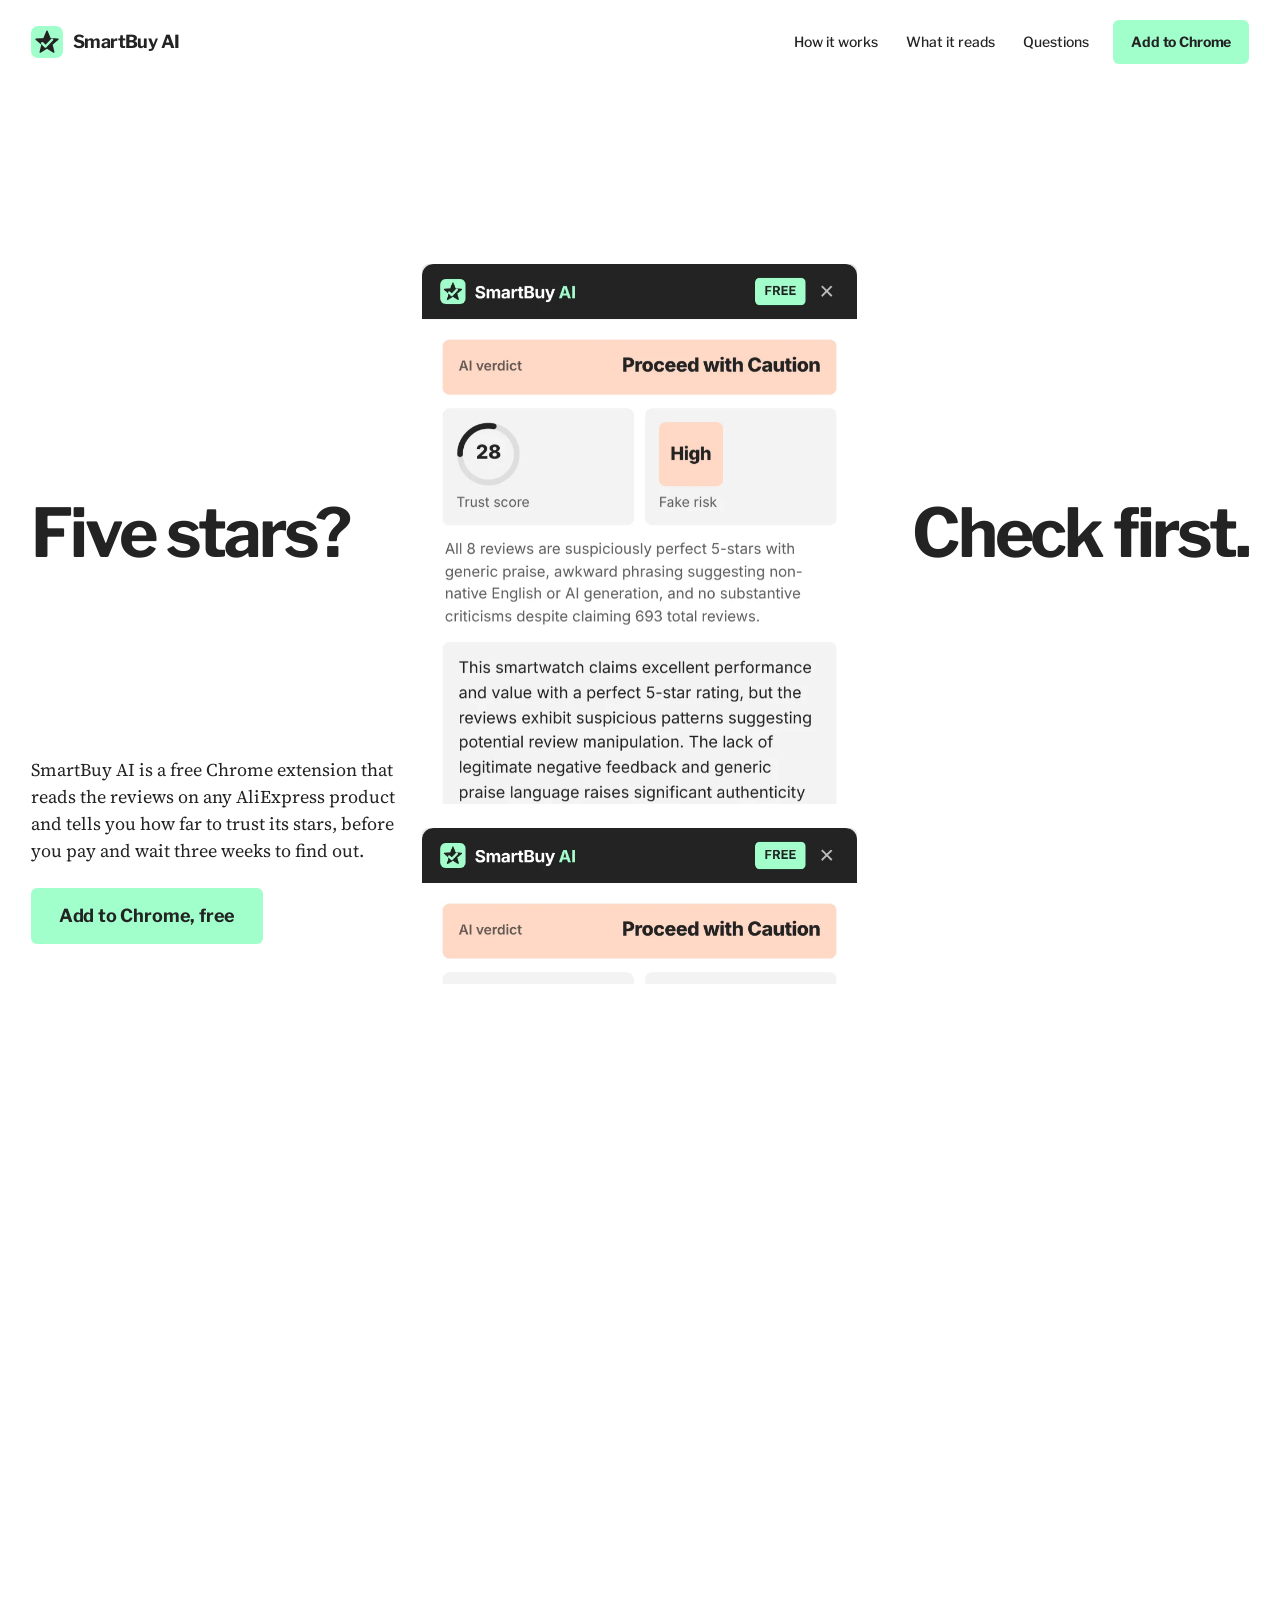
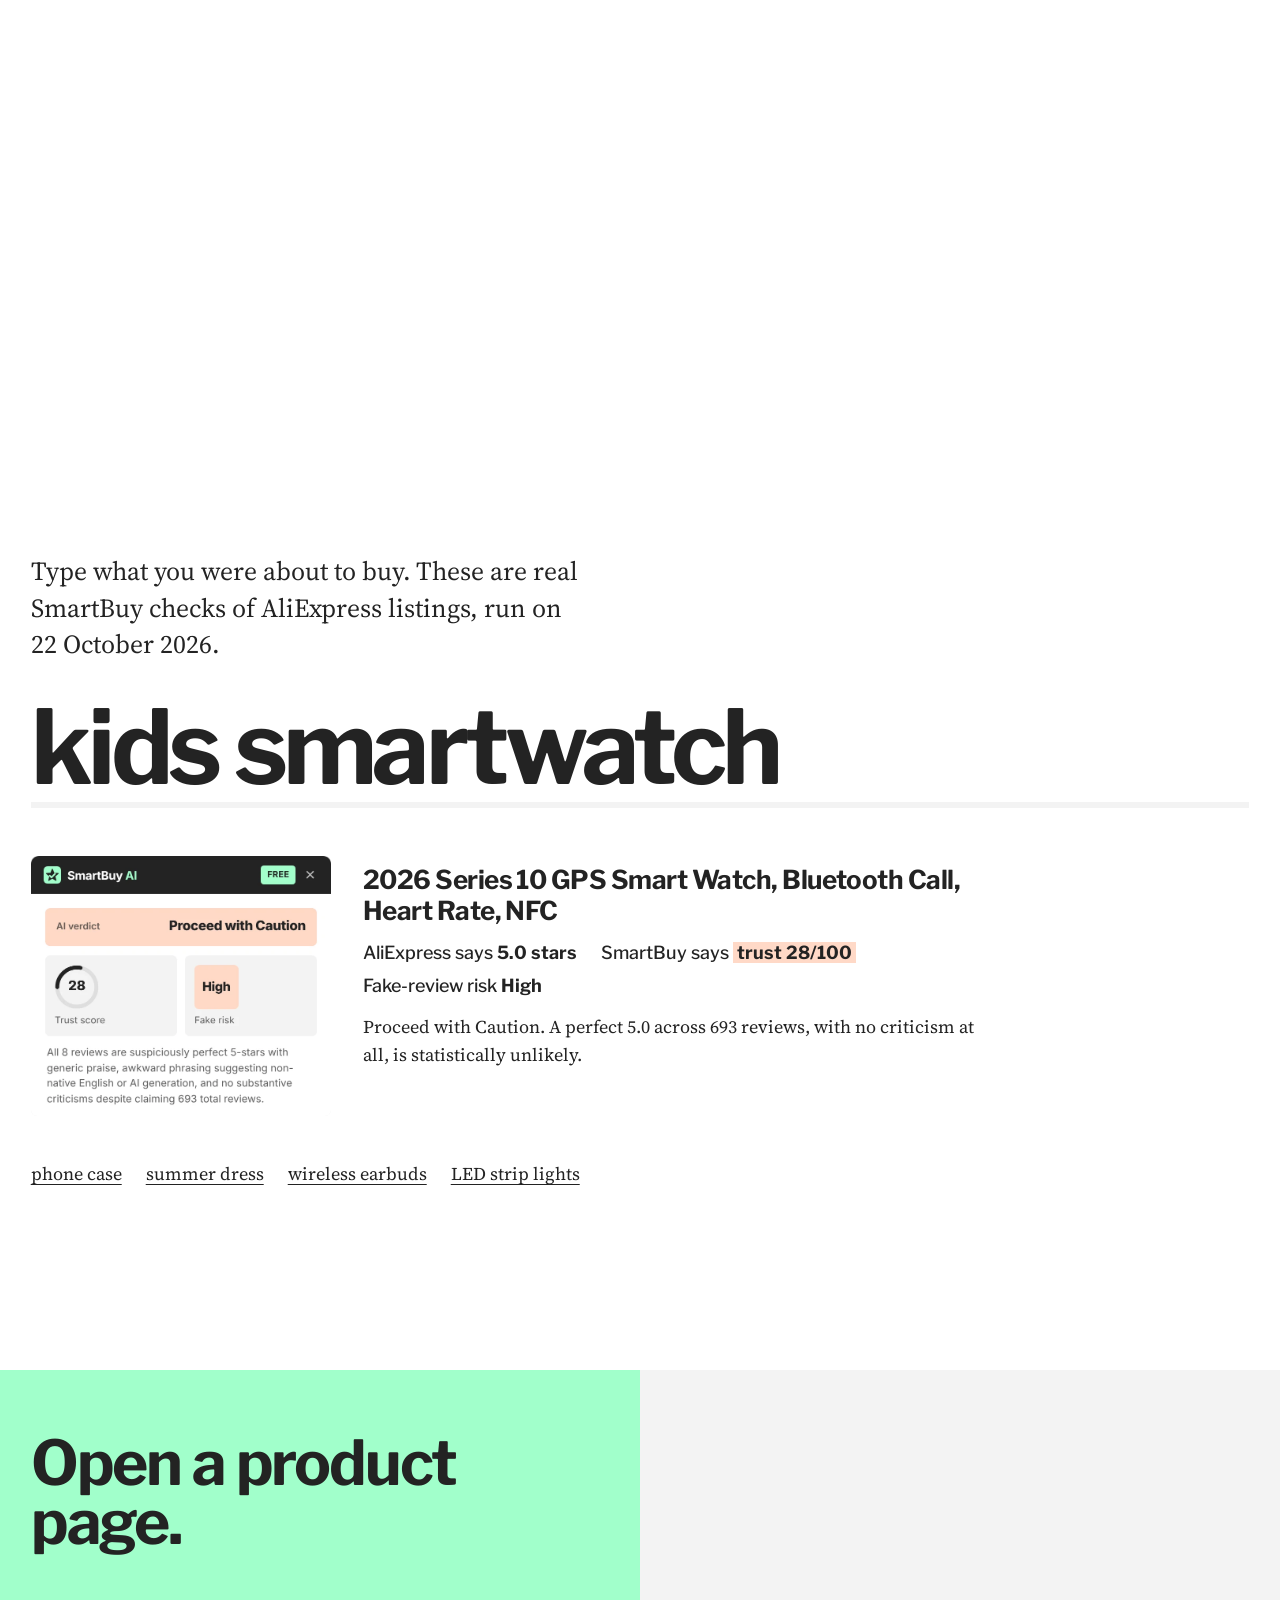
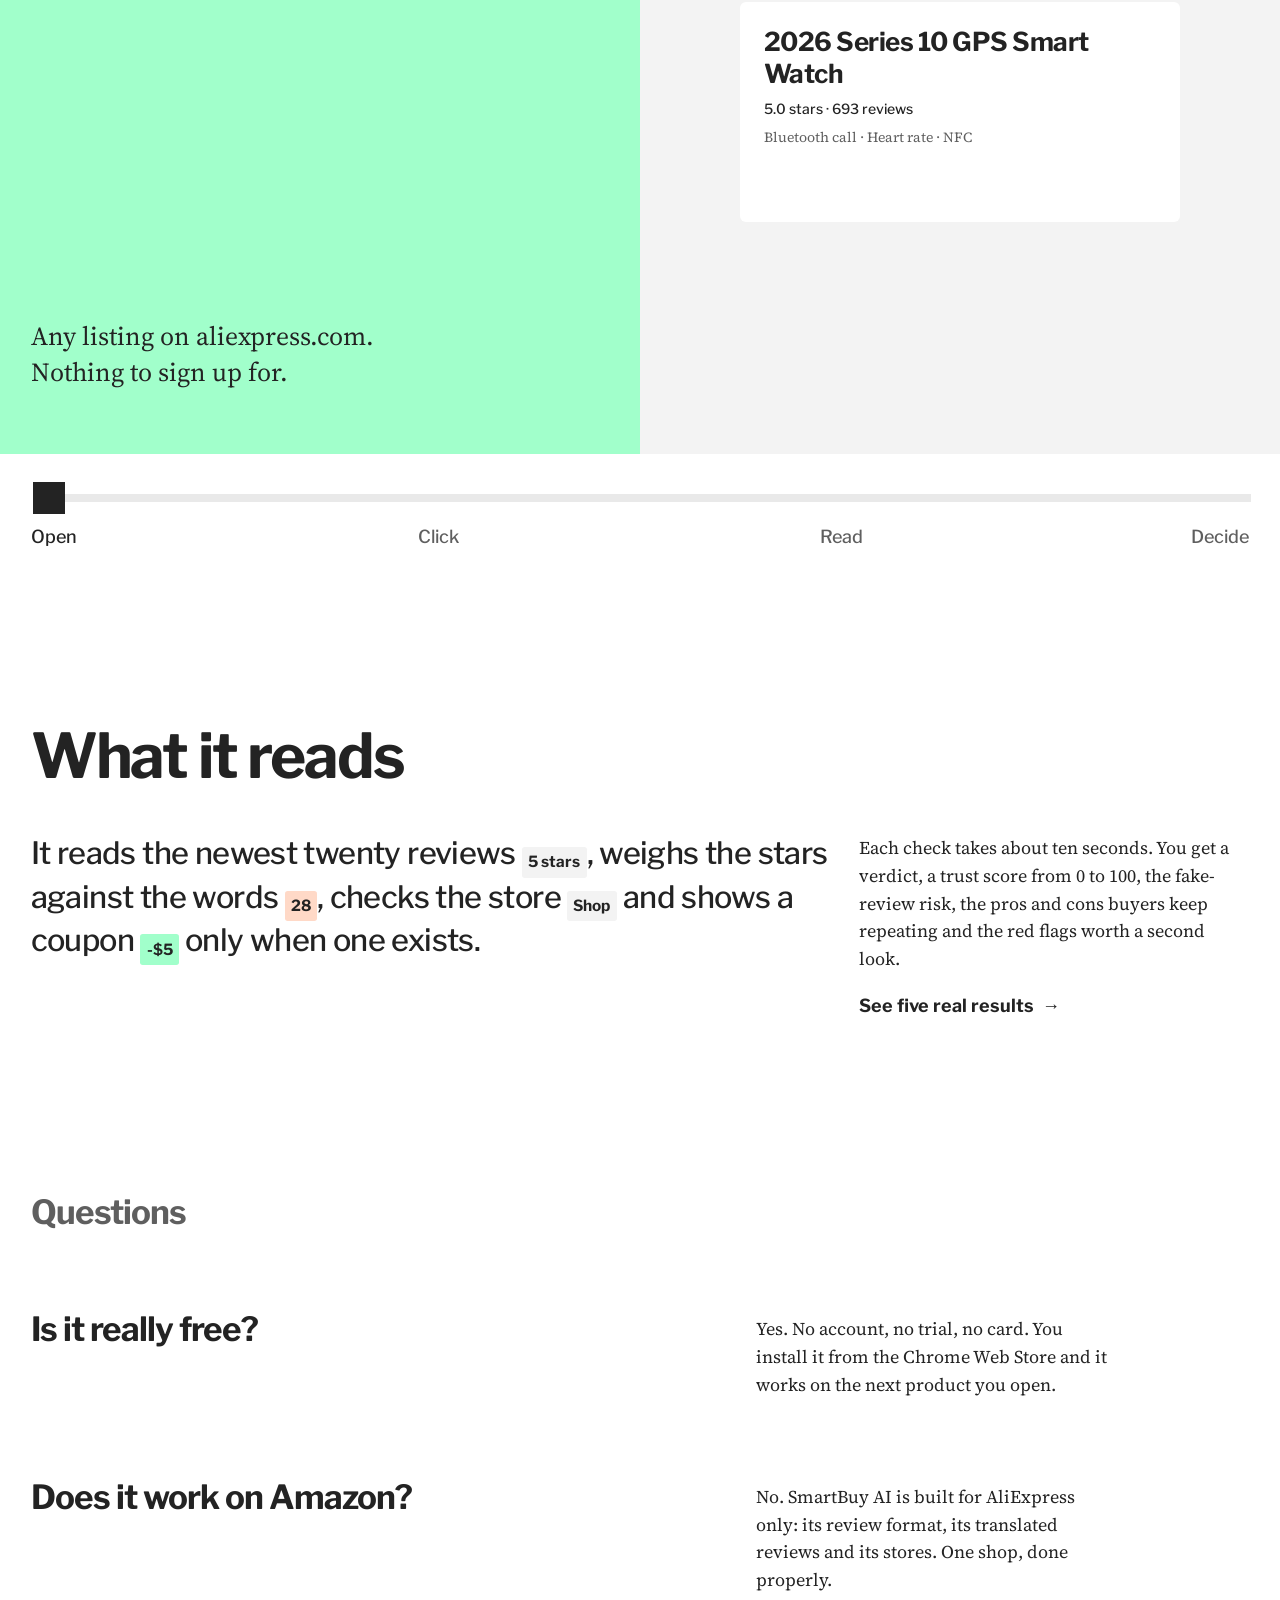
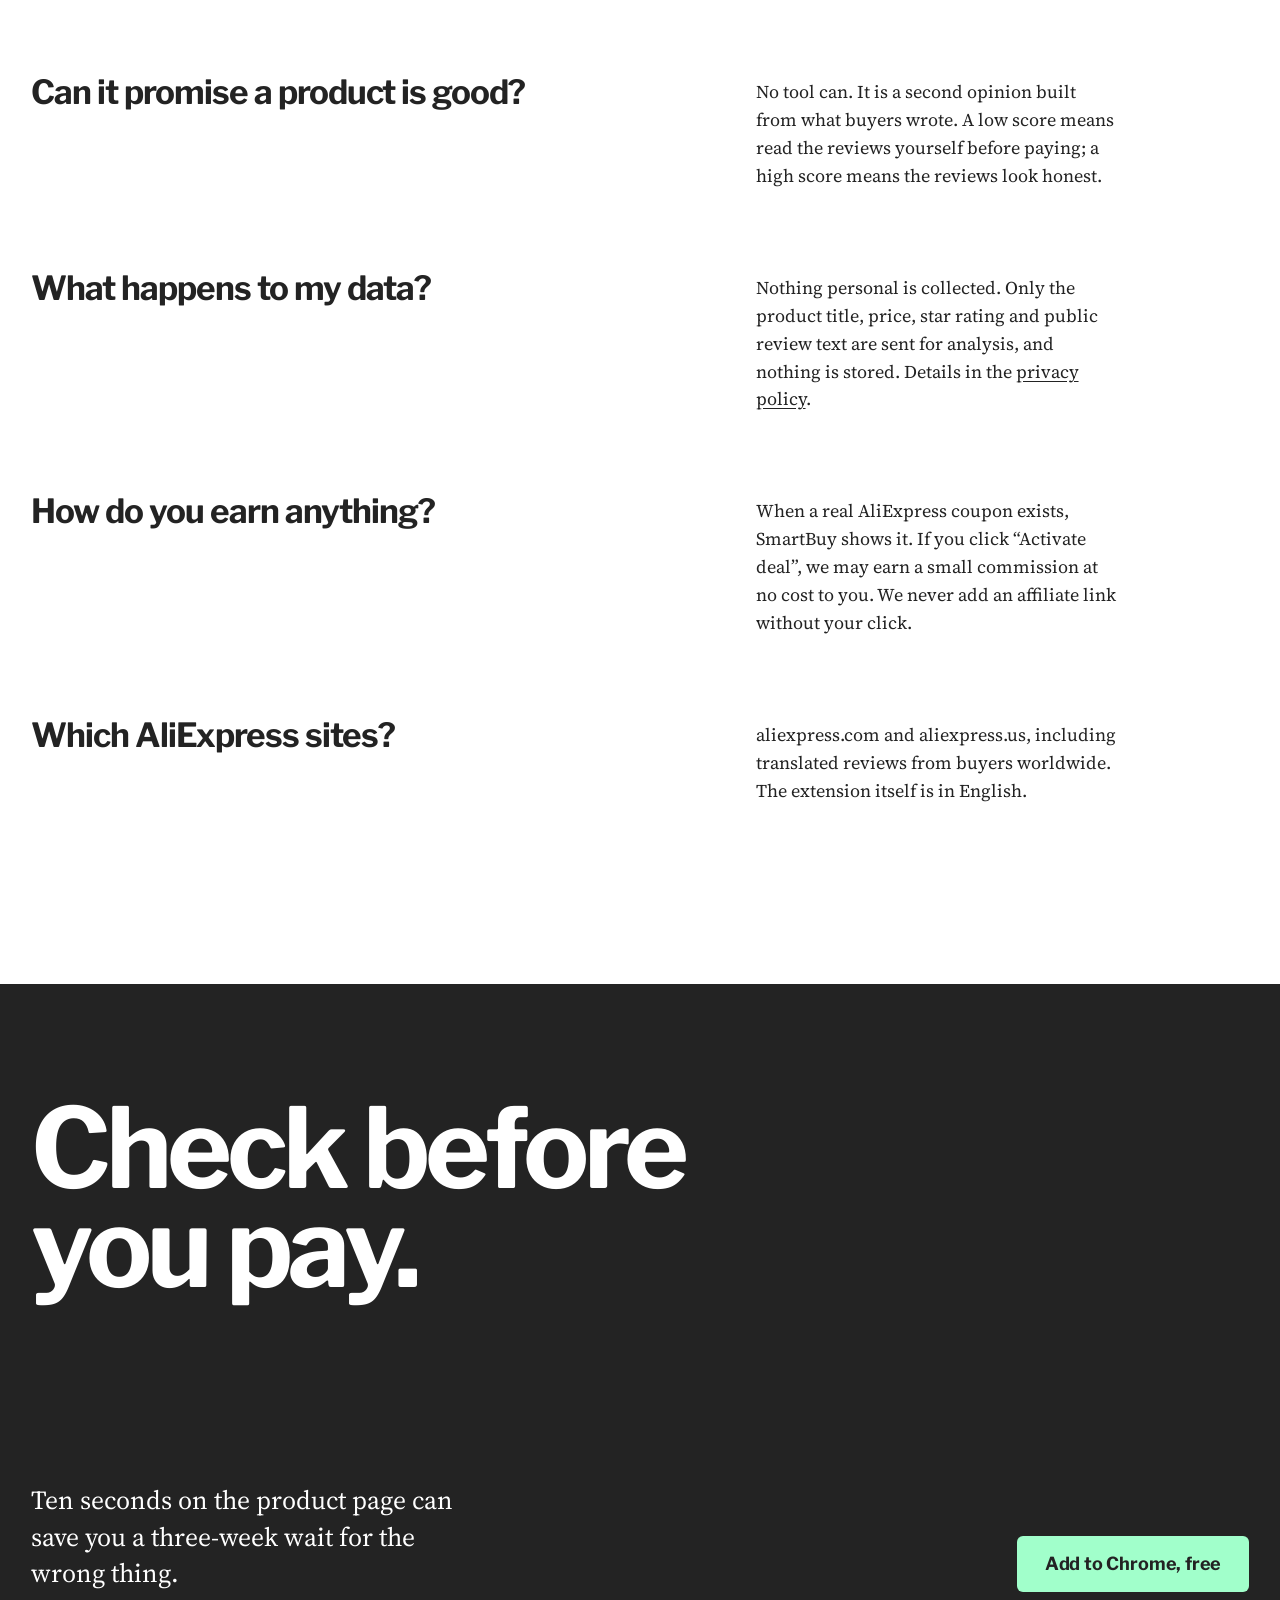
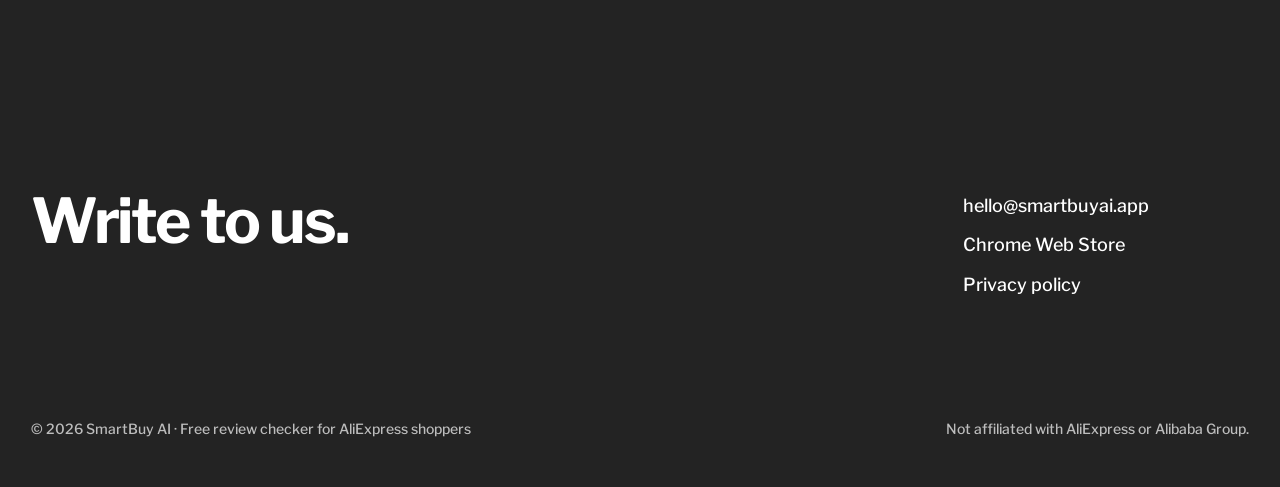
<file: index.html>
<!DOCTYPE html>
<html lang="en">
<head>
<meta charset="UTF-8">
<meta name="viewport" content="width=device-width, initial-scale=1">
<meta name="google-site-verification" content="pvoxl9nX_0c6K1pBjYfM6OqbvAIkCu2kUFED3qy93RY">
<title>SmartBuy AI – Check AliExpress Reviews Before You Pay</title>
<meta name="description" content="Free Chrome extension that reads AliExpress reviews and gives you a trust score, fake-review risk and a clear buy or avoid verdict before you pay. No signup.">
<link rel="canonical" href="https://smartbuyai.app/">
<link rel="icon" type="image/svg+xml" href="assets/icon.svg">
<link rel="icon" type="image/png" sizes="32x32" href="favicon-32x32.png">
<link rel="apple-touch-icon" href="apple-touch-icon.png">
<meta property="og:title" content="SmartBuy AI – Check AliExpress reviews before you pay">
<meta property="og:description" content="A free Chrome extension that reads AliExpress reviews and tells you how much to trust five stars.">
<meta property="og:image" content="https://smartbuyai.app/assets/og-image.png">
<meta property="og:url" content="https://smartbuyai.app/">
<meta name="twitter:card" content="summary_large_image">
<link rel="preconnect" href="https://fonts.googleapis.com">
<link rel="preconnect" href="https://fonts.gstatic.com" crossorigin>
<link href="https://fonts.googleapis.com/css2?family=Libre+Franklin:wght@500;700&family=Source+Serif+4:ital,wght@0,400;0,600;1,400&display=swap" rel="stylesheet">
<link rel="stylesheet" href="assets/site.css">
</head>
<body>

<header class="bar">
  <a class="wordmark" href="/" aria-label="SmartBuy AI home">
    <img src="assets/logo-mark.svg" alt="" width="32" height="32"><span>SmartBuy AI</span>
  </a>
  <nav class="bar-links" aria-label="Main">
    <a href="#how">How it works</a>
    <a href="#reads">What it reads</a>
    <a href="#questions">Questions</a>
  </nav>
  <a class="btn btn-small" href="https://chromewebstore.google.com/detail/fohigeokjmhloceeemnmdfaklpnoaook">Add to Chrome</a>
</header>

<main>

<!-- HERO: the sentence split by a reel of real verdicts -->
<section class="hero" aria-labelledby="hero-title">
  <div class="hero-stage">
    <h1 id="hero-title" class="hero-title"><span class="half half-a">Five stars?</span> <span class="half half-b">Check first.</span></h1>
    <div class="reel" aria-label="Real SmartBuy results on AliExpress listings, checked 22 October 2026">
      <div class="reel-track" id="reel-track">
        <figure class="reel-frame"><img src="assets/shots/panel-smartwatch.webp" width="760" height="2186" alt="SmartBuy result for a 5.0-star smartwatch with 693 reviews: Proceed with Caution, trust score 28, high fake-review risk"></figure>
        <figure class="reel-frame"><img src="assets/shots/panel-ledstrip.webp" width="760" height="2096" loading="lazy" alt="SmartBuy result for a 5.0-star LED strip: Proceed with Caution, trust score 45, high fake-review risk"></figure>
        <figure class="reel-frame"><img src="assets/shots/panel-earbuds.webp" width="760" height="2140" loading="lazy" alt="SmartBuy result for 4.3-star wireless earbuds: Proceed with Caution, trust score 42"></figure>
        <figure class="reel-frame"><img src="assets/shots/panel-phonecase.webp" width="760" height="2220" loading="lazy" alt="SmartBuy result for a 4.8-star phone case: Proceed with Caution, trust score 62"></figure>
        <figure class="reel-frame"><img src="assets/shots/panel-dress.webp" width="760" height="2100" loading="lazy" alt="SmartBuy result for a 4.8-star summer dress: Recommended, trust score 72"></figure>
      </div>
    </div>
    <p class="hero-lede">SmartBuy AI is a free Chrome extension that reads the reviews on any AliExpress product and tells you how far to trust its stars, before you pay and wait three weeks to find out.</p>
    <a class="btn hero-btn" href="https://chromewebstore.google.com/detail/fohigeokjmhloceeemnmdfaklpnoaook">Add to Chrome, free</a>
  </div>
</section>

<!-- SHOWCASE: a headline you can type -->
<section class="showcase" id="try" aria-labelledby="try-title">
  <h2 id="try-title" class="vh">Try a real result</h2>
  <p class="showcase-lede">Type what you were about to buy. These are real SmartBuy checks of AliExpress listings, run on 22 October 2026.</p>
  <div class="typeline" data-ui>
    <label for="query" class="vh">What are you buying on AliExpress?</label>
    <input id="query" class="typeline-input" type="text" value="kids smartwatch" autocomplete="off" spellcheck="false">
  </div>
  <div class="answer" id="answer" data-ui aria-live="polite"></div>
  <div class="examples" aria-label="Examples">
    <button type="button" data-q="phone case">phone case</button>
    <button type="button" data-q="summer dress">summer dress</button>
    <button type="button" data-q="wireless earbuds">wireless earbuds</button>
    <button type="button" data-q="LED strip lights">LED strip lights</button>
  </div>
</section>

<!-- HOW IT WORKS: drag through the stages -->
<section class="how" id="how" aria-labelledby="how-title">
  <div class="how-fields">
    <div class="how-left">
      <h2 id="how-title" class="how-clause">Open a product page.</h2>
      <p class="how-note" id="how-note">Any listing on aliexpress.com. Nothing to sign up for.</p>
    </div>
    <div class="how-right">
      <div class="stage-ui" data-ui id="stage-ui"></div>
    </div>
  </div>
  <div class="how-slider">
    <label for="stage" class="vh">Stage</label>
    <span class="fill" aria-hidden="true"></span>
    <input id="stage" type="range" min="0" max="3" step="1" value="0">
    <ol class="stage-names">
      <li data-s="0">Open</li><li data-s="1">Click</li><li data-s="2">Read</li><li data-s="3">Decide</li>
    </ol>
  </div>
</section>

<!-- FEATURES: a paragraph with picture words -->
<section class="reads" id="reads" aria-labelledby="reads-title">
  <h2 id="reads-title" class="reads-title">What it reads</h2>
  <p class="reads-text">
    It reads the newest twenty reviews <span class="slot" data-ui><span class="chip-review">5 stars</span></span>, weighs the stars against the words <span class="slot" data-ui><span class="chip-ring">28</span></span>, checks the store <span class="slot" data-ui><span class="chip-store">Shop</span></span> and shows a coupon <span class="slot" data-ui><span class="chip-code">-$5</span></span> only when one exists.
  </p>
  <div class="reads-aside">
    <p>Each check takes about ten seconds. You get a verdict, a trust score from 0 to 100, the fake-review risk, the pros and cons buyers keep repeating and the red flags worth a second look.</p>
    <a class="link-arrow" href="#try">See five real results</a>
  </div>
</section>

<!-- FAQ: large questions, answers beside -->
<section class="faq" id="questions" aria-labelledby="faq-title">
  <div class="faq-row">
    <h2 id="faq-title" class="faq-q faq-head">Questions</h2>
    <div></div>
  </div>
  <div class="faq-row">
    <h3 class="faq-q">Is it really free?</h3>
    <p class="faq-a">Yes. No account, no trial, no card. You install it from the Chrome Web Store and it works on the next product you open.</p>
  </div>
  <div class="faq-row">
    <h3 class="faq-q">Does it work on Amazon?</h3>
    <p class="faq-a">No. SmartBuy AI is built for AliExpress only: its review format, its translated reviews and its stores. One shop, done properly.</p>
  </div>
  <div class="faq-row">
    <h3 class="faq-q">Can it promise a product is good?</h3>
    <p class="faq-a">No tool can. It is a second opinion built from what buyers wrote. A low score means read the reviews yourself before paying; a high score means the reviews look honest.</p>
  </div>
  <div class="faq-row">
    <h3 class="faq-q">What happens to my data?</h3>
    <p class="faq-a">Nothing personal is collected. Only the product title, price, star rating and public review text are sent for analysis, and nothing is stored. Details in the <a href="privacy.html">privacy policy</a>.</p>
  </div>
  <div class="faq-row">
    <h3 class="faq-q">How do you earn anything?</h3>
    <p class="faq-a">When a real AliExpress coupon exists, SmartBuy shows it. If you click “Activate deal”, we may earn a small commission at no cost to you. We never add an affiliate link without your click.</p>
  </div>
  <div class="faq-row">
    <h3 class="faq-q">Which AliExpress sites?</h3>
    <p class="faq-a">aliexpress.com and aliexpress.us, including translated reviews from buyers worldwide. The extension itself is in English.</p>
  </div>
</section>

<!-- CTA: the idea again, inverted -->
<section class="close" aria-labelledby="close-title">
  <h2 id="close-title" class="close-title">Check before<br>you pay.</h2>
  <div class="close-foot">
    <p>Ten seconds on the product page can save you a three-week wait for the wrong thing.</p>
    <a class="btn" href="https://chromewebstore.google.com/detail/fohigeokjmhloceeemnmdfaklpnoaook">Add to Chrome, free</a>
  </div>
</section>

</main>

<footer class="foot">
  <div class="foot-top">
    <h2 class="foot-invite">Write to us.</h2>
    <ul class="foot-links">
      <li><a href="mailto:hello@smartbuyai.app">hello@smartbuyai.app</a></li>
      <li><a href="https://chromewebstore.google.com/detail/fohigeokjmhloceeemnmdfaklpnoaook">Chrome Web Store</a></li>
      <li><a href="privacy.html">Privacy policy</a></li>
    </ul>
  </div>
  <div class="foot-legal">
    <span>© 2026 SmartBuy AI · Free review checker for AliExpress shoppers</span>
    <span>Not affiliated with AliExpress or Alibaba Group.</span>
  </div>
</footer>

<script src="assets/site.js"></script>
</body>
</html>
</file>
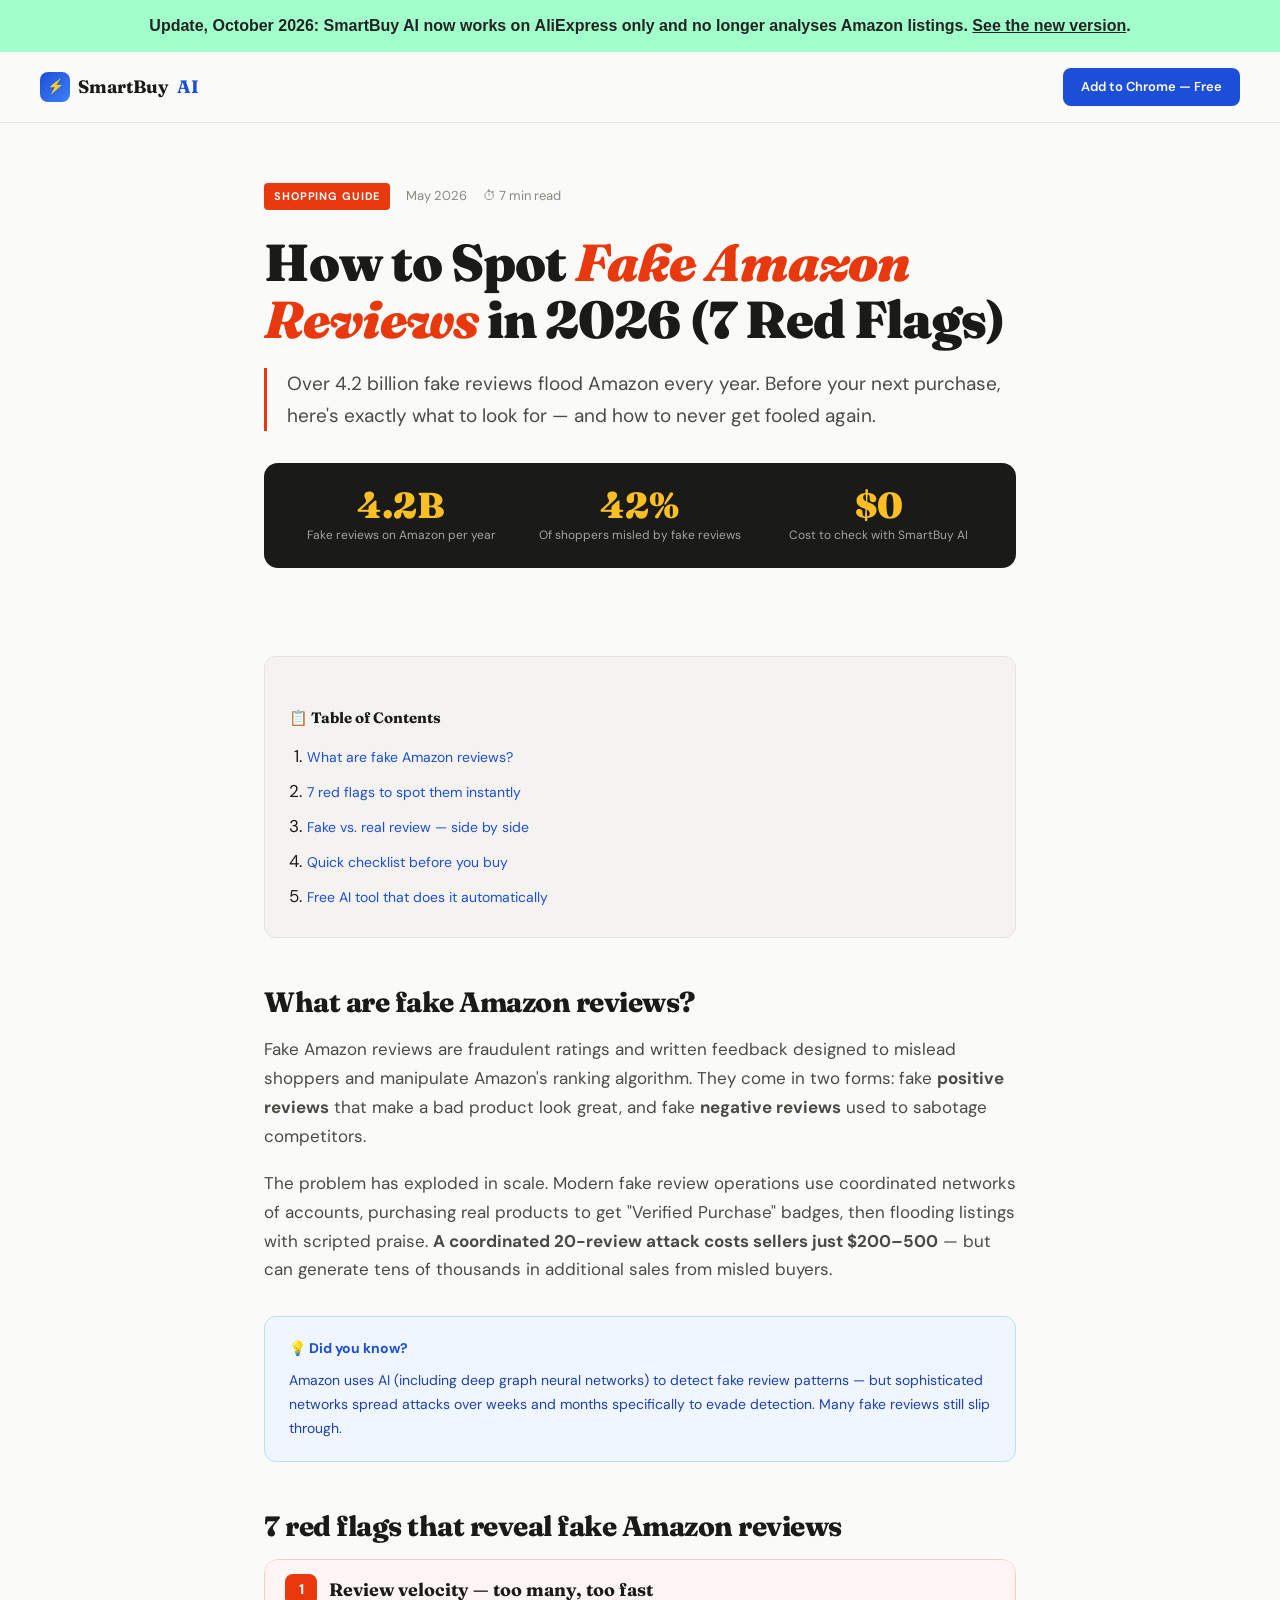
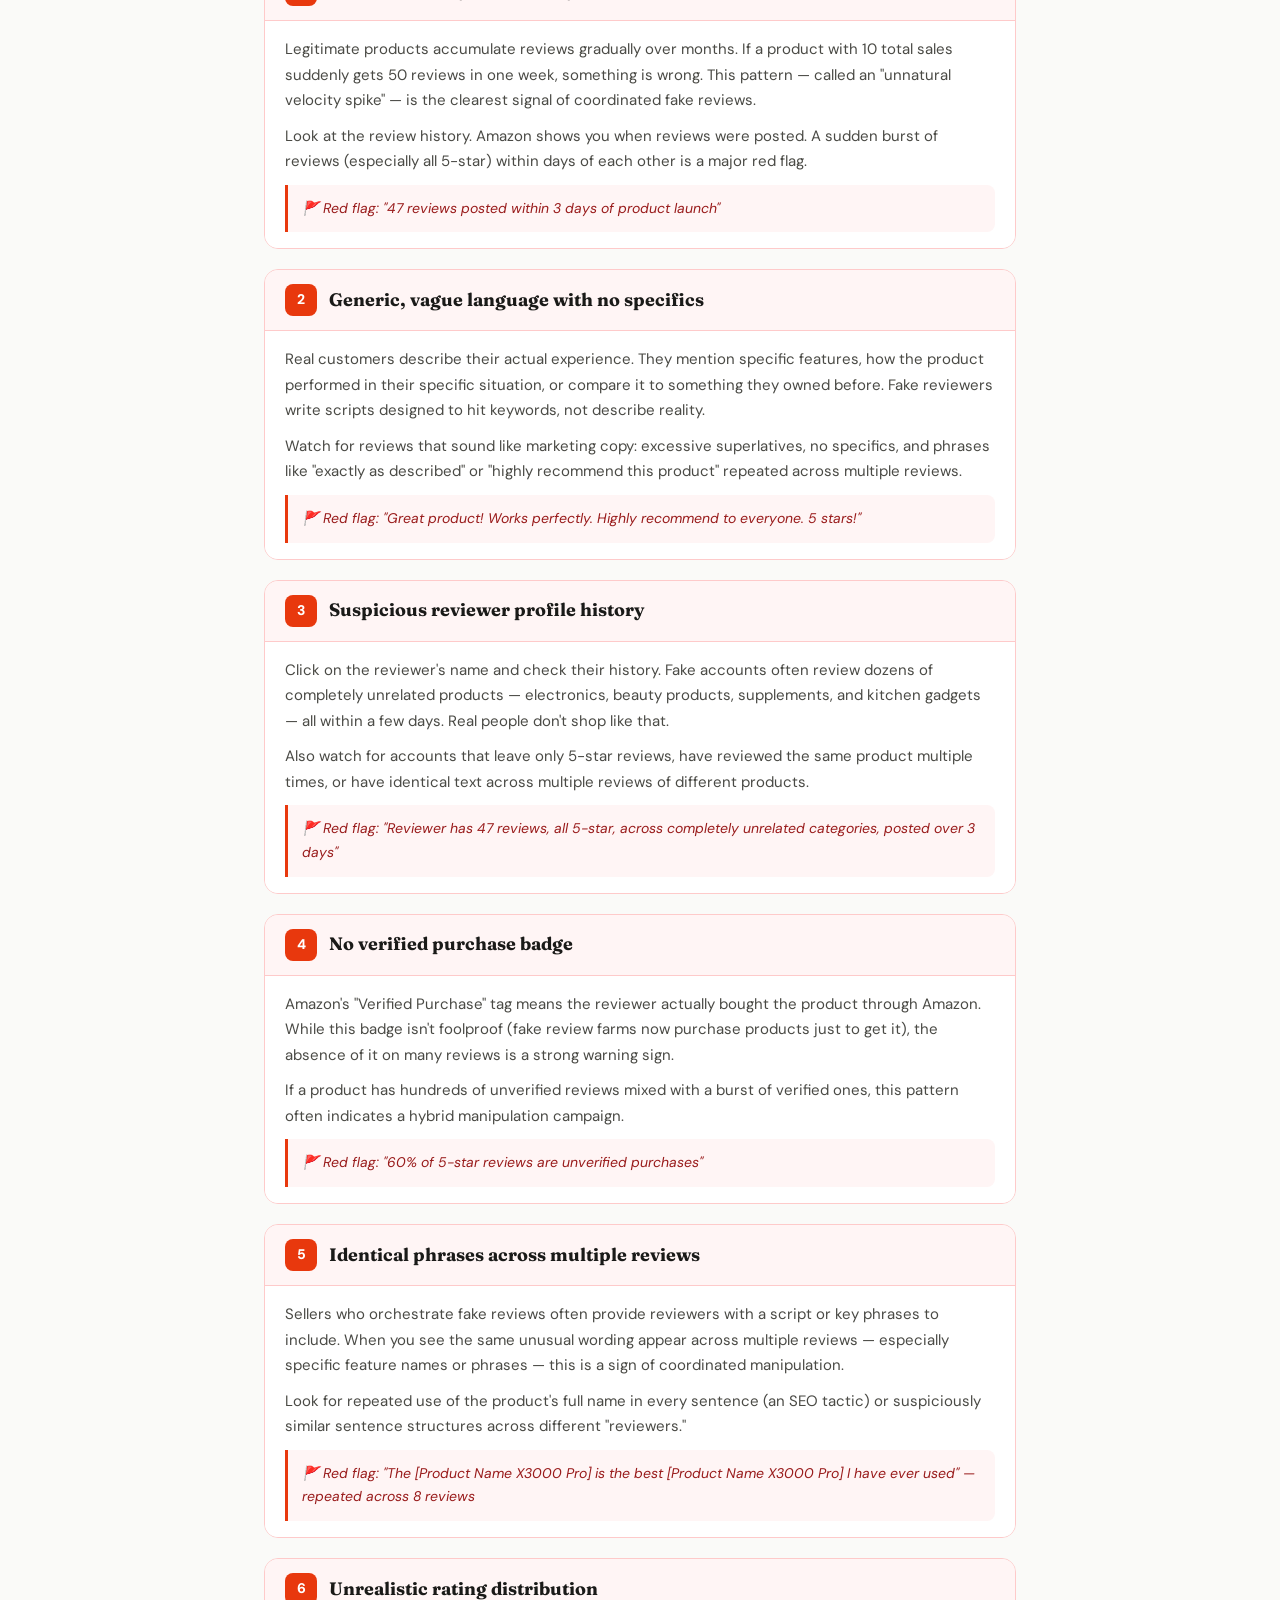
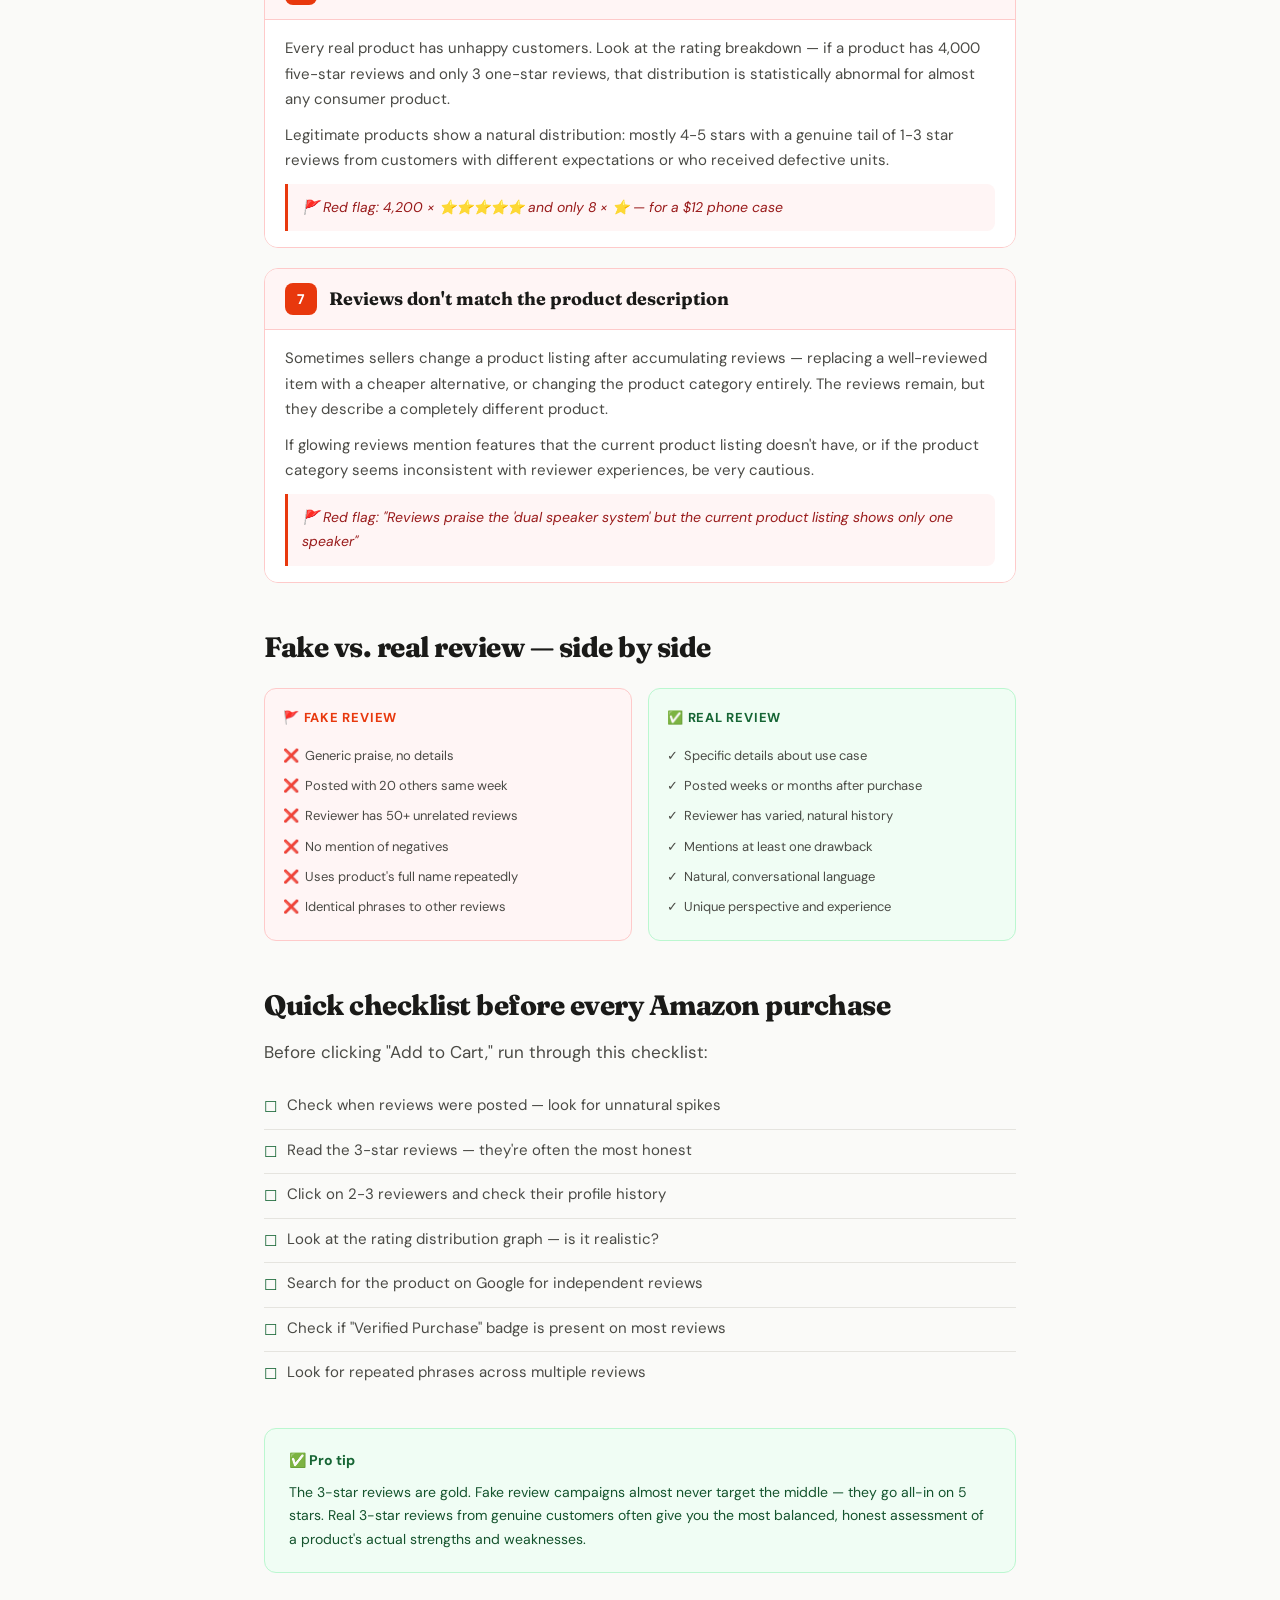
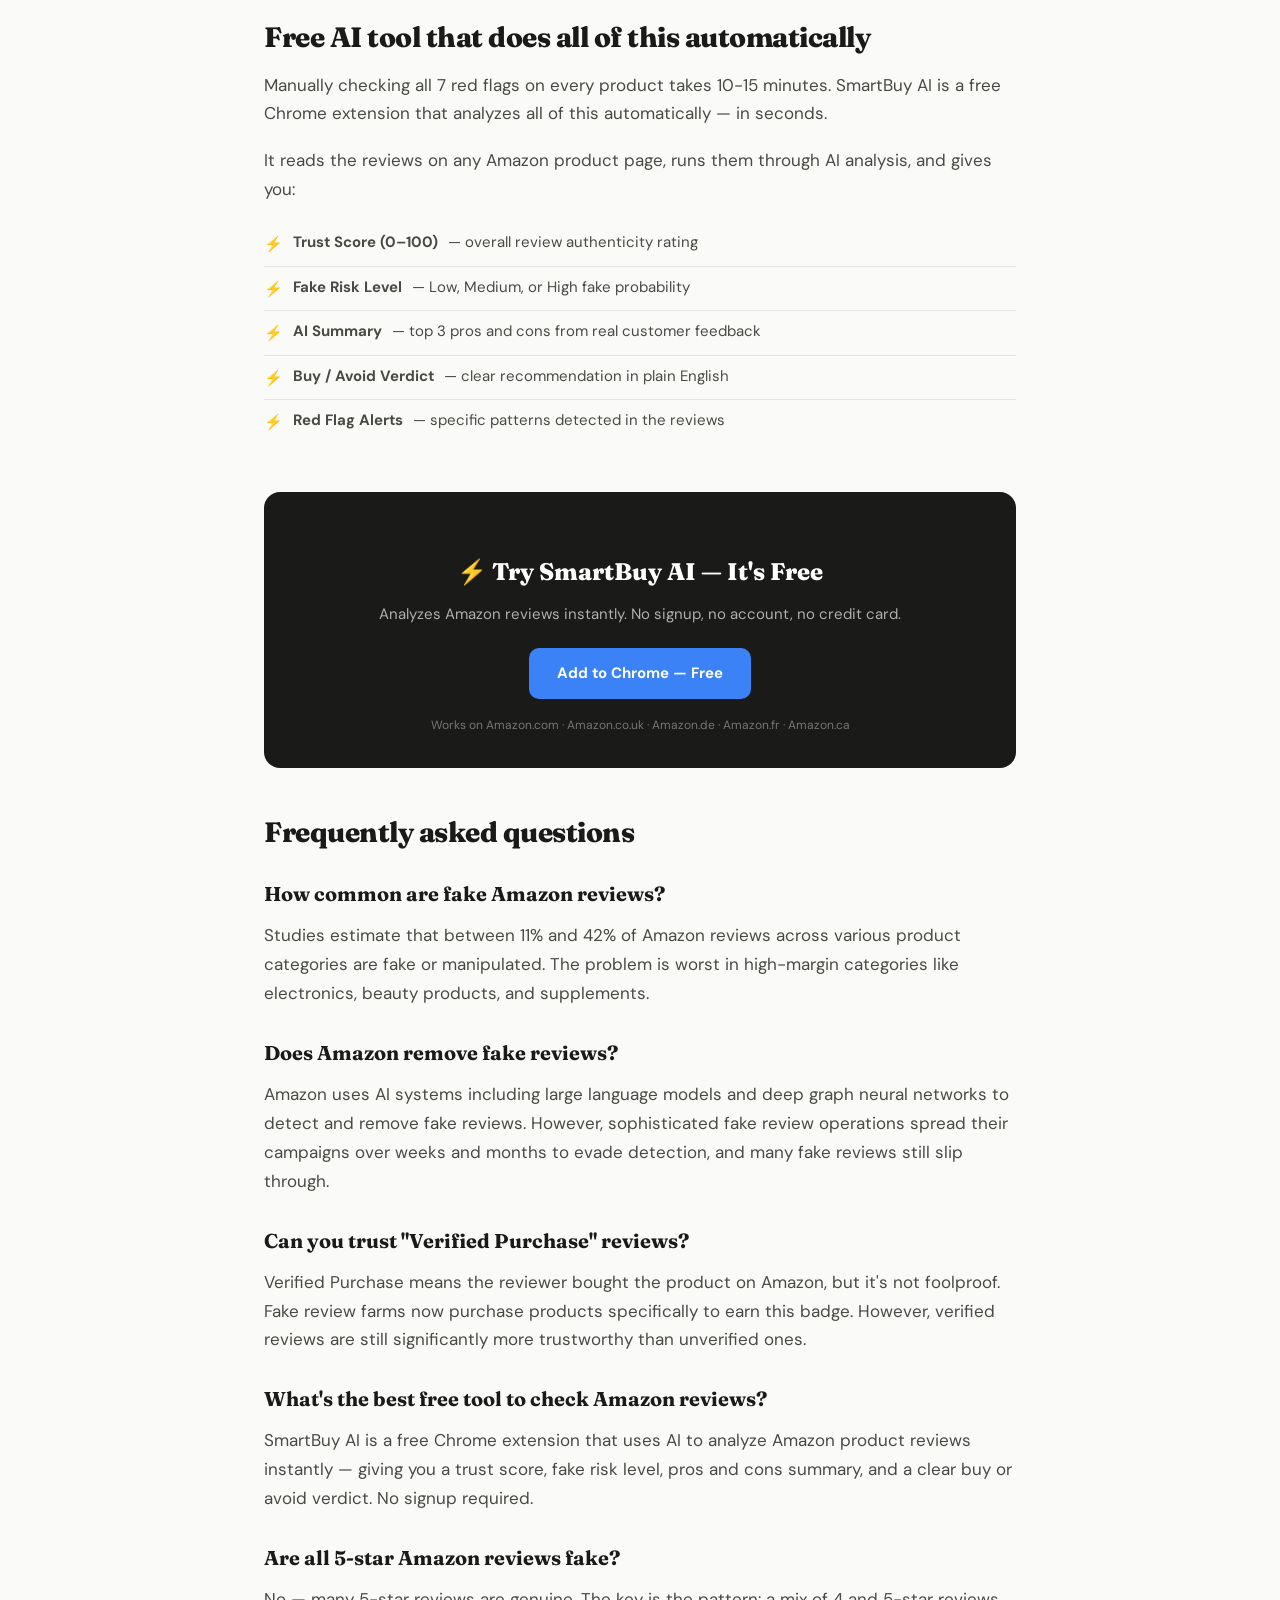
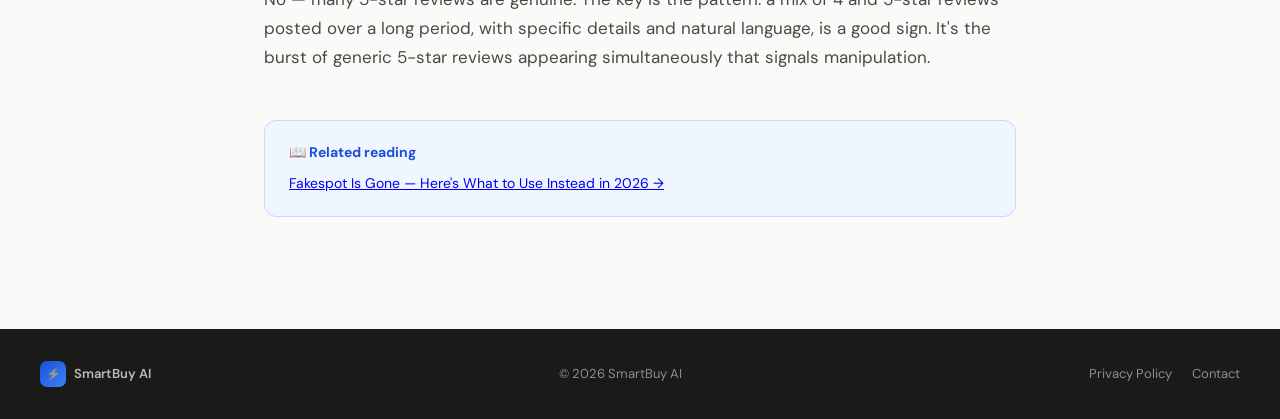
<file: blog-fake-reviews.html>
<!DOCTYPE html>
<html lang="en">
<head>
<meta charset="UTF-8">
<meta name="viewport" content="width=device-width, initial-scale=1.0">
<title>How to Spot Fake Amazon Reviews in 2026 (7 Red Flags + Free AI Tool)</title>
<meta name="description" content="Learn how to spot fake Amazon reviews in 2026. Discover 7 proven red flags, expert tips, and a free AI tool that detects fake reviews instantly on any product page.">
<meta name="keywords" content="fake amazon reviews, how to spot fake reviews, amazon review checker, fake review detector, amazon fake reviews 2026">
<meta property="og:title" content="How to Spot Fake Amazon Reviews in 2026 (7 Red Flags)">
<meta property="og:description" content="42% of shoppers have been misled by fake Amazon reviews. Learn the 7 red flags experts use to detect them instantly.">
<meta property="og:type" content="article">
<link rel="canonical" href="https://smartbuyai.app/blog-fake-reviews.html">

<!-- Schema.org Article markup for SEO -->
<script type="application/ld+json">
{
"@context": "https://schema.org",
"@type": "Article",
"headline": "How to Spot Fake Amazon Reviews in 2026 (7 Red Flags + Free AI Tool)",
"description": "Learn how to spot fake Amazon reviews using 7 proven red flags and a free AI tool.",
"author": { "@type": "Organization", "name": "SmartBuy AI" },
"publisher": { "@type": "Organization", "name": "SmartBuy AI", "url": "https://smartbuyai.app" },
"datePublished": "2026-05-01",
"dateModified": "2026-05-01"
}
</script>

<link href="https://fonts.googleapis.com/css2?family=Fraunces:ital,wght@0,400;0,600;0,700;0,900;1,400&family=DM+Sans:wght@400;500;600&display=swap" rel="stylesheet">

<style>
:root {
--bg: #fafaf8;
--bg2: #f4f3ef;
--ink: #1a1a18;
--ink2: #4a4a45;
--ink3: #8a8a82;
--accent: #e8380d;
--accent2: #1d4ed8;
--border: #e5e4df;
--green: #166534;
--green-bg: #f0fdf4;
}

* { margin: 0; padding: 0; box-sizing: border-box; }
html { scroll-behavior: smooth; }

body {
background: var(--bg);
color: var(--ink);
font-family: 'DM Sans', sans-serif;
line-height: 1.7;
font-size: 17px;
}

/* NAV */
nav {
padding: 16px 40px;
display: flex;
align-items: center;
justify-content: space-between;
border-bottom: 1px solid var(--border);
background: var(--bg);
position: sticky;
top: 0;
z-index: 10;
}

.nav-logo {
display: flex; align-items: center; gap: 8px;
text-decoration: none;
font-family: 'Fraunces', serif;
font-size: 18px; font-weight: 700; color: var(--ink);
}

.nav-logo-icon {
width: 30px; height: 30px;
background: linear-gradient(135deg, #1d4ed8, #3b82f6);
border-radius: 8px;
display: flex; align-items: center; justify-content: center;
font-size: 14px;
}

.nav-logo em { color: var(--accent2); font-style: normal; }

.nav-cta {
background: var(--accent2);
color: white;
text-decoration: none;
padding: 8px 18px;
border-radius: 8px;
font-size: 13px;
font-weight: 600;
}

/* HERO */
.hero {
max-width: 800px;
margin: 0 auto;
padding: 60px 24px 40px;
}

.article-meta {
display: flex;
align-items: center;
gap: 16px;
margin-bottom: 24px;
flex-wrap: wrap;
}

.category-tag {
background: var(--accent);
color: white;
font-size: 11px;
font-weight: 700;
letter-spacing: 0.08em;
text-transform: uppercase;
padding: 4px 10px;
border-radius: 4px;
}

.article-date {
font-size: 13px;
color: var(--ink3);
}

.read-time {
font-size: 13px;
color: var(--ink3);
display: flex;
align-items: center;
gap: 4px;
}

h1 {
font-family: 'Fraunces', serif;
font-size: clamp(32px, 5vw, 52px);
font-weight: 900;
line-height: 1.1;
letter-spacing: -1px;
margin-bottom: 20px;
color: var(--ink);
}

h1 em {
color: var(--accent);
font-style: italic;
}

.article-intro {
font-size: 19px;
color: var(--ink2);
line-height: 1.65;
margin-bottom: 32px;
border-left: 3px solid var(--accent);
padding-left: 20px;
}

/* STAT BAR */
.stat-bar {
background: var(--ink);
color: white;
border-radius: 14px;
padding: 24px 28px;
display: grid;
grid-template-columns: repeat(3, 1fr);
gap: 20px;
margin-bottom: 48px;
}

.stat-item { text-align: center; }
.stat-num {
font-family: 'Fraunces', serif;
font-size: 36px;
font-weight: 900;
color: #fbbf24;
line-height: 1;
display: block;
}
.stat-desc { font-size: 12px; color: rgba(255,255,255,0.6); margin-top: 4px; line-height: 1.4; }

/* CONTENT */
.article-body {
max-width: 800px;
margin: 0 auto;
padding: 0 24px 80px;
}

/* TOC */
.toc {
background: var(--bg2);
border: 1px solid var(--border);
border-radius: 12px;
padding: 20px 24px;
margin-bottom: 48px;
}

.toc h3 {
font-family: 'Fraunces', serif;
font-size: 15px;
font-weight: 700;
margin-bottom: 12px;
color: var(--ink);
}

.toc ol {
padding-left: 18px;
}

.toc li {
margin-bottom: 6px;
}

.toc a {
font-size: 14px;
color: var(--accent2);
text-decoration: none;
}

.toc a:hover { text-decoration: underline; }

/* HEADINGS */
h2 {
font-family: 'Fraunces', serif;
font-size: 28px;
font-weight: 800;
letter-spacing: -0.5px;
margin: 48px 0 16px;
color: var(--ink);
line-height: 1.2;
}

h3 {
font-family: 'Fraunces', serif;
font-size: 20px;
font-weight: 700;
margin: 28px 0 10px;
color: var(--ink);
}

p { margin-bottom: 18px; color: var(--ink2); }

/* RED FLAGS */
.red-flag {
border: 1px solid #fecaca;
border-radius: 14px;
overflow: hidden;
margin-bottom: 20px;
}

.flag-header {
background: #fff5f5;
padding: 14px 20px;
display: flex;
align-items: center;
gap: 12px;
border-bottom: 1px solid #fecaca;
}

.flag-num {
width: 32px; height: 32px;
background: var(--accent);
color: white;
border-radius: 8px;
display: flex; align-items: center; justify-content: center;
font-size: 14px; font-weight: 800;
flex-shrink: 0;
}

.flag-title {
font-family: 'Fraunces', serif;
font-size: 18px;
font-weight: 700;
color: var(--ink);
}

.flag-body {
padding: 16px 20px;
background: white;
}

.flag-body p {
font-size: 15px;
margin-bottom: 10px;
}

.flag-body p:last-child { margin-bottom: 0; }

.example-box {
background: #fff5f5;
border-left: 3px solid var(--accent);
padding: 12px 14px;
border-radius: 0 8px 8px 0;
margin-top: 10px;
font-size: 14px;
color: #991b1b;
font-style: italic;
}

/* CALLOUT */
.callout {
background: #eff6ff;
border: 1px solid #bfdbfe;
border-radius: 12px;
padding: 20px 24px;
margin: 32px 0;
}

.callout-title {
font-size: 14px;
font-weight: 700;
color: var(--accent2);
margin-bottom: 8px;
display: flex;
align-items: center;
gap: 6px;
}

.callout p { font-size: 14px; color: #1e40af; margin: 0; }

/* GREEN CALLOUT */
.callout-green {
background: var(--green-bg);
border: 1px solid #bbf7d0;
border-radius: 12px;
padding: 20px 24px;
margin: 32px 0;
}

.callout-green .callout-title { color: var(--green); }
.callout-green p { color: #14532d; font-size: 14px; margin: 0; }

/* CHECKLIST */
.checklist {
list-style: none;
margin: 16px 0 24px;
}

.checklist li {
display: flex;
gap: 10px;
padding: 8px 0;
border-bottom: 1px solid var(--border);
font-size: 15px;
color: var(--ink2);
align-items: flex-start;
}

.checklist li:last-child { border: none; }
.check { color: var(--green); flex-shrink: 0; margin-top: 2px; }

/* CTA BOX */
.cta-box {
background: var(--ink);
color: white;
border-radius: 16px;
padding: 32px;
text-align: center;
margin: 48px 0;
}

.cta-box h3 {
font-family: 'Fraunces', serif;
font-size: 24px;
font-weight: 800;
color: white;
margin-bottom: 10px;
}

.cta-box p {
color: rgba(255,255,255,0.65);
font-size: 15px;
margin-bottom: 20px;
}

.cta-btn {
display: inline-block;
background: #3b82f6;
color: white;
text-decoration: none;
padding: 13px 28px;
border-radius: 10px;
font-size: 15px;
font-weight: 700;
transition: background 0.2s;
}

.cta-btn:hover { background: #2563eb; }

.cta-proof {
margin-top: 16px;
font-size: 12px;
color: rgba(255,255,255,0.4);
}

/* FAKE VS REAL */
.comparison {
display: grid;
grid-template-columns: 1fr 1fr;
gap: 16px;
margin: 24px 0;
}

.comp-card { border-radius: 12px; padding: 18px; }
.comp-fake { background: #fff5f5; border: 1px solid #fecaca; }
.comp-real { background: var(--green-bg); border: 1px solid #bbf7d0; }

.comp-title {
font-size: 13px;
font-weight: 700;
text-transform: uppercase;
letter-spacing: 0.06em;
margin-bottom: 12px;
}

.comp-fake .comp-title { color: var(--accent); }
.comp-real .comp-title { color: var(--green); }

.comp-item {
font-size: 13px;
padding: 4px 0;
color: var(--ink2);
display: flex;
gap: 6px;
}

/* FOOTER */
footer {
background: var(--ink);
color: rgba(255,255,255,0.5);
padding: 32px 40px;
display: flex;
justify-content: space-between;
align-items: center;
flex-wrap: wrap;
gap: 16px;
font-size: 13px;
}

footer a { color: rgba(255,255,255,0.5); text-decoration: none; }
footer a:hover { color: white; }

@media (max-width: 640px) {
nav { padding: 14px 16px; }
.stat-bar { grid-template-columns: 1fr; gap: 16px; }
.comparison { grid-template-columns: 1fr; }
footer { flex-direction: column; text-align: center; }
}
</style>
</head>
<body><div style="background:#a1ffcb;color:#232323;font:600 16px/1.5 -apple-system,Segoe UI,Arial,sans-serif;padding:14px 20px;text-align:center;position:relative;z-index:200">Update, October 2026: SmartBuy AI now works on <strong>AliExpress only</strong> and no longer analyses Amazon listings. <a href="/" style="color:#232323">See the new version</a>.</div>

<!-- NAV -->
<nav>
<a href="/" class="nav-logo">
<div class="nav-logo-icon">⚡</div>
SmartBuy <em>AI</em>
</a>
<a href="https://chromewebstore.google.com/detail/fohigeokjmhloceeemnmdfaklpnoaook" class="nav-cta">Add to Chrome — Free</a>
</nav>

<!-- HERO -->
<div class="hero">
<div class="article-meta">
<span class="category-tag">Shopping Guide</span>
<span class="article-date">May 2026</span>
<span class="read-time">⏱ 7 min read</span>
</div>
<h1>How to Spot <em>Fake Amazon Reviews</em> in 2026 (7 Red Flags)</h1>
<p class="article-intro">
Over 4.2 billion fake reviews flood Amazon every year. Before your next purchase, here's exactly what to look for — and how to never get fooled again.
</p>

<div class="stat-bar">
<div class="stat-item">
<span class="stat-num">4.2B</span>
<div class="stat-desc">Fake reviews on Amazon per year</div>
</div>
<div class="stat-item">
<span class="stat-num">42%</span>
<div class="stat-desc">Of shoppers misled by fake reviews</div>
</div>
<div class="stat-item">
<span class="stat-num">$0</span>
<div class="stat-desc">Cost to check with SmartBuy AI</div>
</div>
</div>
</div>

<!-- ARTICLE BODY -->
<div class="article-body">

<!-- TOC -->
<div class="toc">
<h3>📋 Table of Contents</h3>
<ol>
<li><a href="#what">What are fake Amazon reviews?</a></li>
<li><a href="#redflags">7 red flags to spot them instantly</a></li>
<li><a href="#fake-vs-real">Fake vs. real review — side by side</a></li>
<li><a href="#checklist">Quick checklist before you buy</a></li>
<li><a href="#tool">Free AI tool that does it automatically</a></li>
</ol>
</div>

<!-- WHAT ARE FAKE REVIEWS -->
<h2 id="what">What are fake Amazon reviews?</h2>

<p>Fake Amazon reviews are fraudulent ratings and written feedback designed to mislead shoppers and manipulate Amazon's ranking algorithm. They come in two forms: fake <strong>positive reviews</strong> that make a bad product look great, and fake <strong>negative reviews</strong> used to sabotage competitors.</p>

<p>The problem has exploded in scale. Modern fake review operations use coordinated networks of accounts, purchasing real products to get "Verified Purchase" badges, then flooding listings with scripted praise. <strong>A coordinated 20-review attack costs sellers just $200–500</strong> — but can generate tens of thousands in additional sales from misled buyers.</p>

<div class="callout">
<div class="callout-title">💡 Did you know?</div>
<p>Amazon uses AI (including deep graph neural networks) to detect fake review patterns — but sophisticated networks spread attacks over weeks and months specifically to evade detection. Many fake reviews still slip through.</p>
</div>

<!-- 7 RED FLAGS -->
<h2 id="redflags">7 red flags that reveal fake Amazon reviews</h2>

<div class="red-flag">
<div class="flag-header">
<div class="flag-num">1</div>
<div class="flag-title">Review velocity — too many, too fast</div>
</div>
<div class="flag-body">
<p>Legitimate products accumulate reviews gradually over months. If a product with 10 total sales suddenly gets 50 reviews in one week, something is wrong. This pattern — called an "unnatural velocity spike" — is the clearest signal of coordinated fake reviews.</p>
<p>Look at the review history. Amazon shows you when reviews were posted. A sudden burst of reviews (especially all 5-star) within days of each other is a major red flag.</p>
<div class="example-box">🚩 Red flag: "47 reviews posted within 3 days of product launch"</div>
</div>
</div>

<div class="red-flag">
<div class="flag-header">
<div class="flag-num">2</div>
<div class="flag-title">Generic, vague language with no specifics</div>
</div>
<div class="flag-body">
<p>Real customers describe their actual experience. They mention specific features, how the product performed in their specific situation, or compare it to something they owned before. Fake reviewers write scripts designed to hit keywords, not describe reality.</p>
<p>Watch for reviews that sound like marketing copy: excessive superlatives, no specifics, and phrases like "exactly as described" or "highly recommend this product" repeated across multiple reviews.</p>
<div class="example-box">🚩 Red flag: "Great product! Works perfectly. Highly recommend to everyone. 5 stars!"</div>
</div>
</div>

<div class="red-flag">
<div class="flag-header">
<div class="flag-num">3</div>
<div class="flag-title">Suspicious reviewer profile history</div>
</div>
<div class="flag-body">
<p>Click on the reviewer's name and check their history. Fake accounts often review dozens of completely unrelated products — electronics, beauty products, supplements, and kitchen gadgets — all within a few days. Real people don't shop like that.</p>
<p>Also watch for accounts that leave only 5-star reviews, have reviewed the same product multiple times, or have identical text across multiple reviews of different products.</p>
<div class="example-box">🚩 Red flag: "Reviewer has 47 reviews, all 5-star, across completely unrelated categories, posted over 3 days"</div>
</div>
</div>

<div class="red-flag">
<div class="flag-header">
<div class="flag-num">4</div>
<div class="flag-title">No verified purchase badge</div>
</div>
<div class="flag-body">
<p>Amazon's "Verified Purchase" tag means the reviewer actually bought the product through Amazon. While this badge isn't foolproof (fake review farms now purchase products just to get it), the absence of it on many reviews is a strong warning sign.</p>
<p>If a product has hundreds of unverified reviews mixed with a burst of verified ones, this pattern often indicates a hybrid manipulation campaign.</p>
<div class="example-box">🚩 Red flag: "60% of 5-star reviews are unverified purchases"</div>
</div>
</div>

<div class="red-flag">
<div class="flag-header">
<div class="flag-num">5</div>
<div class="flag-title">Identical phrases across multiple reviews</div>
</div>
<div class="flag-body">
<p>Sellers who orchestrate fake reviews often provide reviewers with a script or key phrases to include. When you see the same unusual wording appear across multiple reviews — especially specific feature names or phrases — this is a sign of coordinated manipulation.</p>
<p>Look for repeated use of the product's full name in every sentence (an SEO tactic) or suspiciously similar sentence structures across different "reviewers."</p>
<div class="example-box">🚩 Red flag: "The [Product Name X3000 Pro] is the best [Product Name X3000 Pro] I have ever used" — repeated across 8 reviews</div>
</div>
</div>

<div class="red-flag">
<div class="flag-header">
<div class="flag-num">6</div>
<div class="flag-title">Unrealistic rating distribution</div>
</div>
<div class="flag-body">
<p>Every real product has unhappy customers. Look at the rating breakdown — if a product has 4,000 five-star reviews and only 3 one-star reviews, that distribution is statistically abnormal for almost any consumer product.</p>
<p>Legitimate products show a natural distribution: mostly 4-5 stars with a genuine tail of 1-3 star reviews from customers with different expectations or who received defective units.</p>
<div class="example-box">🚩 Red flag: 4,200 × ⭐⭐⭐⭐⭐ and only 8 × ⭐ — for a $12 phone case</div>
</div>
</div>

<div class="red-flag">
<div class="flag-header">
<div class="flag-num">7</div>
<div class="flag-title">Reviews don't match the product description</div>
</div>
<div class="flag-body">
<p>Sometimes sellers change a product listing after accumulating reviews — replacing a well-reviewed item with a cheaper alternative, or changing the product category entirely. The reviews remain, but they describe a completely different product.</p>
<p>If glowing reviews mention features that the current product listing doesn't have, or if the product category seems inconsistent with reviewer experiences, be very cautious.</p>
<div class="example-box">🚩 Red flag: "Reviews praise the 'dual speaker system' but the current product listing shows only one speaker"</div>
</div>
</div>

<!-- FAKE VS REAL -->
<h2 id="fake-vs-real">Fake vs. real review — side by side</h2>

<div class="comparison">
<div class="comp-card comp-fake">
<div class="comp-title">🚩 Fake Review</div>
<div class="comp-item"><span>❌</span>Generic praise, no details</div>
<div class="comp-item"><span>❌</span>Posted with 20 others same week</div>
<div class="comp-item"><span>❌</span>Reviewer has 50+ unrelated reviews</div>
<div class="comp-item"><span>❌</span>No mention of negatives</div>
<div class="comp-item"><span>❌</span>Uses product's full name repeatedly</div>
<div class="comp-item"><span>❌</span>Identical phrases to other reviews</div>
</div>
<div class="comp-card comp-real">
<div class="comp-title">✅ Real Review</div>
<div class="comp-item"><span>✓</span>Specific details about use case</div>
<div class="comp-item"><span>✓</span>Posted weeks or months after purchase</div>
<div class="comp-item"><span>✓</span>Reviewer has varied, natural history</div>
<div class="comp-item"><span>✓</span>Mentions at least one drawback</div>
<div class="comp-item"><span>✓</span>Natural, conversational language</div>
<div class="comp-item"><span>✓</span>Unique perspective and experience</div>
</div>
</div>

<!-- CHECKLIST -->
<h2 id="checklist">Quick checklist before every Amazon purchase</h2>

<p>Before clicking "Add to Cart," run through this checklist:</p>

<ul class="checklist">
<li><span class="check">☐</span>Check when reviews were posted — look for unnatural spikes</li>
<li><span class="check">☐</span>Read the 3-star reviews — they're often the most honest</li>
<li><span class="check">☐</span>Click on 2-3 reviewers and check their profile history</li>
<li><span class="check">☐</span>Look at the rating distribution graph — is it realistic?</li>
<li><span class="check">☐</span>Search for the product on Google for independent reviews</li>
<li><span class="check">☐</span>Check if "Verified Purchase" badge is present on most reviews</li>
<li><span class="check">☐</span>Look for repeated phrases across multiple reviews</li>
</ul>

<div class="callout-green">
<div class="callout-title">✅ Pro tip</div>
<p>The 3-star reviews are gold. Fake review campaigns almost never target the middle — they go all-in on 5 stars. Real 3-star reviews from genuine customers often give you the most balanced, honest assessment of a product's actual strengths and weaknesses.</p>
</div>

<!-- TOOL CTA -->
<h2 id="tool">Free AI tool that does all of this automatically</h2>

<p>Manually checking all 7 red flags on every product takes 10-15 minutes. SmartBuy AI is a free Chrome extension that analyzes all of this automatically — in seconds.</p>

<p>It reads the reviews on any Amazon product page, runs them through AI analysis, and gives you:</p>

<ul class="checklist">
<li><span class="check">⚡</span><strong>Trust Score (0–100)</strong> — overall review authenticity rating</li>
<li><span class="check">⚡</span><strong>Fake Risk Level</strong> — Low, Medium, or High fake probability</li>
<li><span class="check">⚡</span><strong>AI Summary</strong> — top 3 pros and cons from real customer feedback</li>
<li><span class="check">⚡</span><strong>Buy / Avoid Verdict</strong> — clear recommendation in plain English</li>
<li><span class="check">⚡</span><strong>Red Flag Alerts</strong> — specific patterns detected in the reviews</li>
</ul>

<div class="cta-box">
<h3>⚡ Try SmartBuy AI — It's Free</h3>
<p>Analyzes Amazon reviews instantly. No signup, no account, no credit card.</p>
<a href="https://chromewebstore.google.com/detail/fohigeokjmhloceeemnmdfaklpnoaook" class="cta-btn">Add to Chrome — Free</a>
<div class="cta-proof">Works on Amazon.com · Amazon.co.uk · Amazon.de · Amazon.fr · Amazon.ca</div>
</div>

<!-- FAQ for SEO -->
<h2>Frequently asked questions</h2>

<h3>How common are fake Amazon reviews?</h3>
<p>Studies estimate that between 11% and 42% of Amazon reviews across various product categories are fake or manipulated. The problem is worst in high-margin categories like electronics, beauty products, and supplements.</p>

<h3>Does Amazon remove fake reviews?</h3>
<p>Amazon uses AI systems including large language models and deep graph neural networks to detect and remove fake reviews. However, sophisticated fake review operations spread their campaigns over weeks and months to evade detection, and many fake reviews still slip through.</p>

<h3>Can you trust "Verified Purchase" reviews?</h3>
<p>Verified Purchase means the reviewer bought the product on Amazon, but it's not foolproof. Fake review farms now purchase products specifically to earn this badge. However, verified reviews are still significantly more trustworthy than unverified ones.</p>

<h3>What's the best free tool to check Amazon reviews?</h3>
<p>SmartBuy AI is a free Chrome extension that uses AI to analyze Amazon product reviews instantly — giving you a trust score, fake risk level, pros and cons summary, and a clear buy or avoid verdict. No signup required.</p>

<h3>Are all 5-star Amazon reviews fake?</h3>
<p>No — many 5-star reviews are genuine. The key is the pattern: a mix of 4 and 5-star reviews posted over a long period, with specific details and natural language, is a good sign. It's the burst of generic 5-star reviews appearing simultaneously that signals manipulation.</p>

<div class="callout" style="margin-top:48px;">
<div class="callout-title">📖 Related reading</div>
<p><a href="/blog-fakespot-shutdown.html">Fakespot Is Gone — Here's What to Use Instead in 2026 →</a></p>
</div>

</div>

<!-- FOOTER -->
<footer>
<div style="display:flex;align-items:center;gap:8px;">
<div style="width:26px;height:26px;background:linear-gradient(135deg,#1d4ed8,#3b82f6);border-radius:7px;display:flex;align-items:center;justify-content:center;font-size:12px;">⚡</div>
<span style="color:rgba(255,255,255,0.7);font-weight:600;">SmartBuy AI</span>
</div>
<span>© 2026 SmartBuy AI</span>
<div style="display:flex;gap:20px;">
<a href="/privacy.html">Privacy Policy</a>
<a href="mailto:hello@smartbuyai.app">Contact</a>
</div>
</footer>

</body>
</html>
</file>
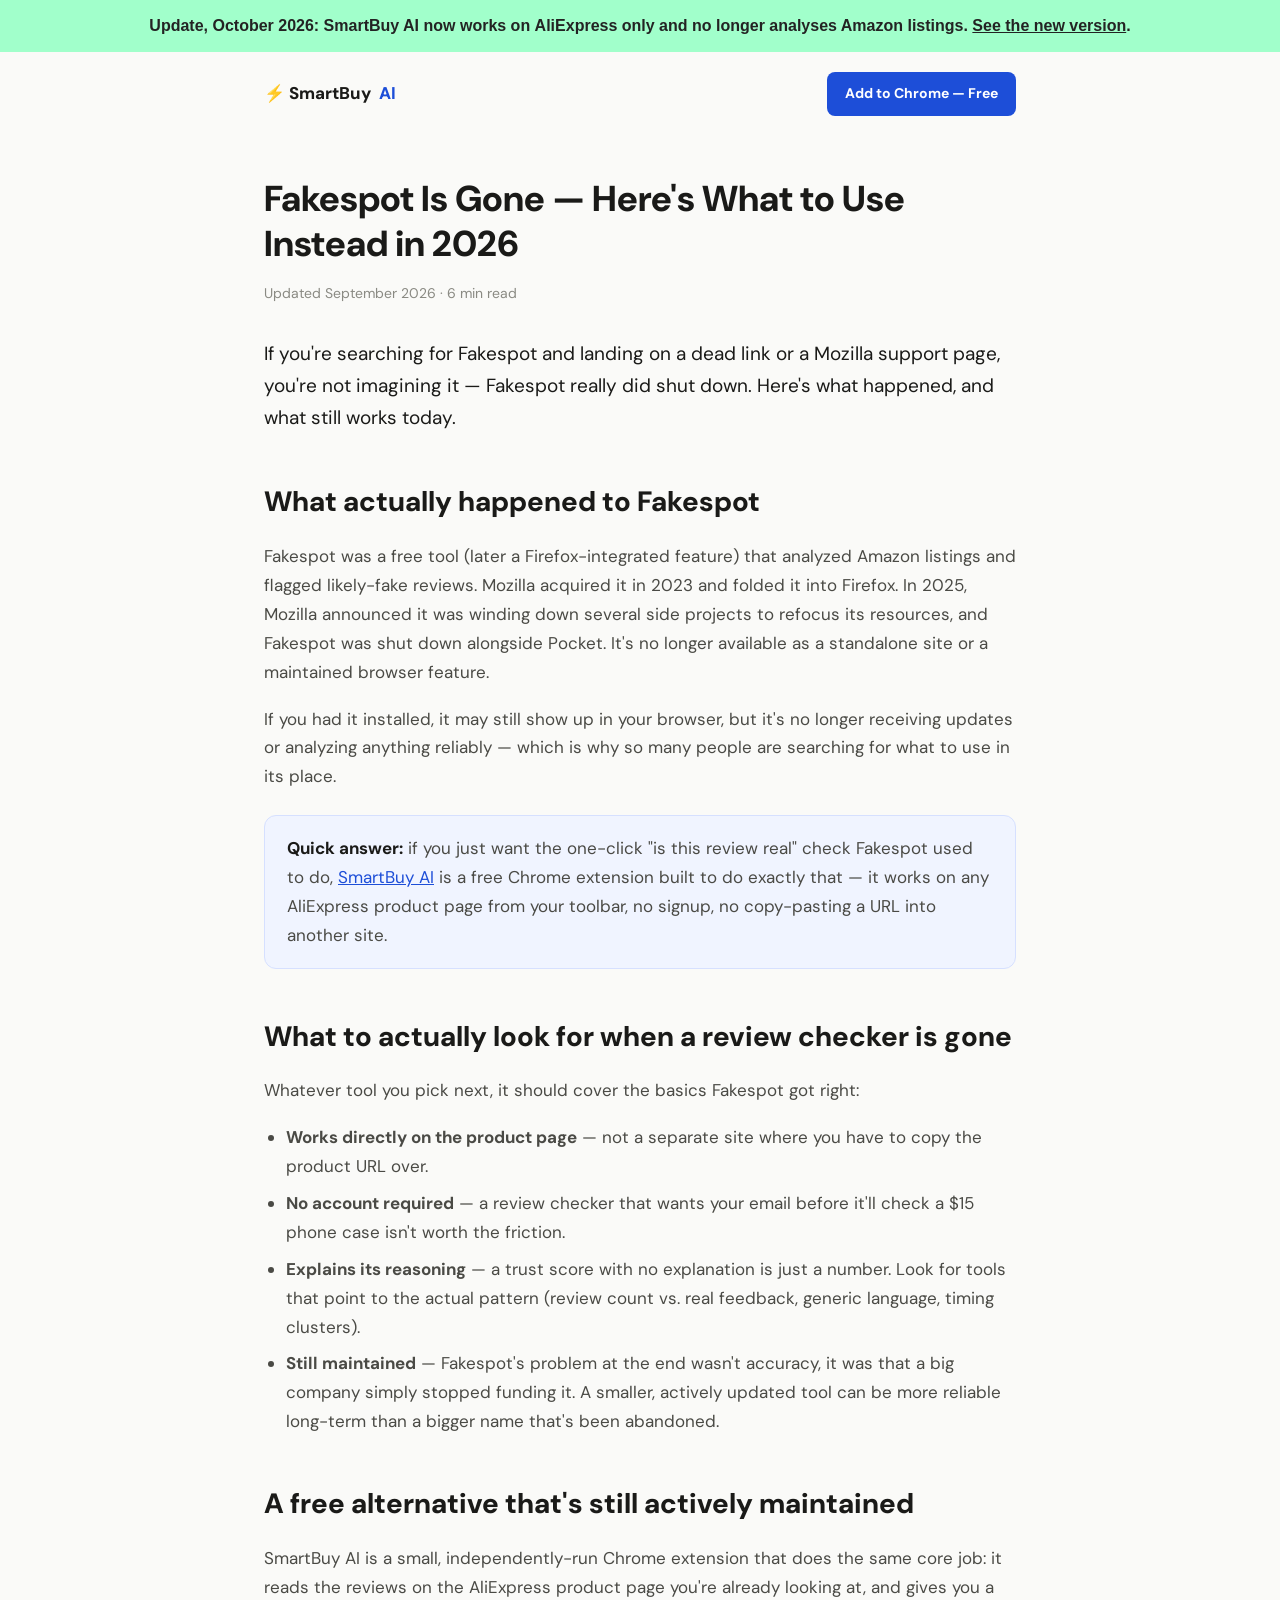
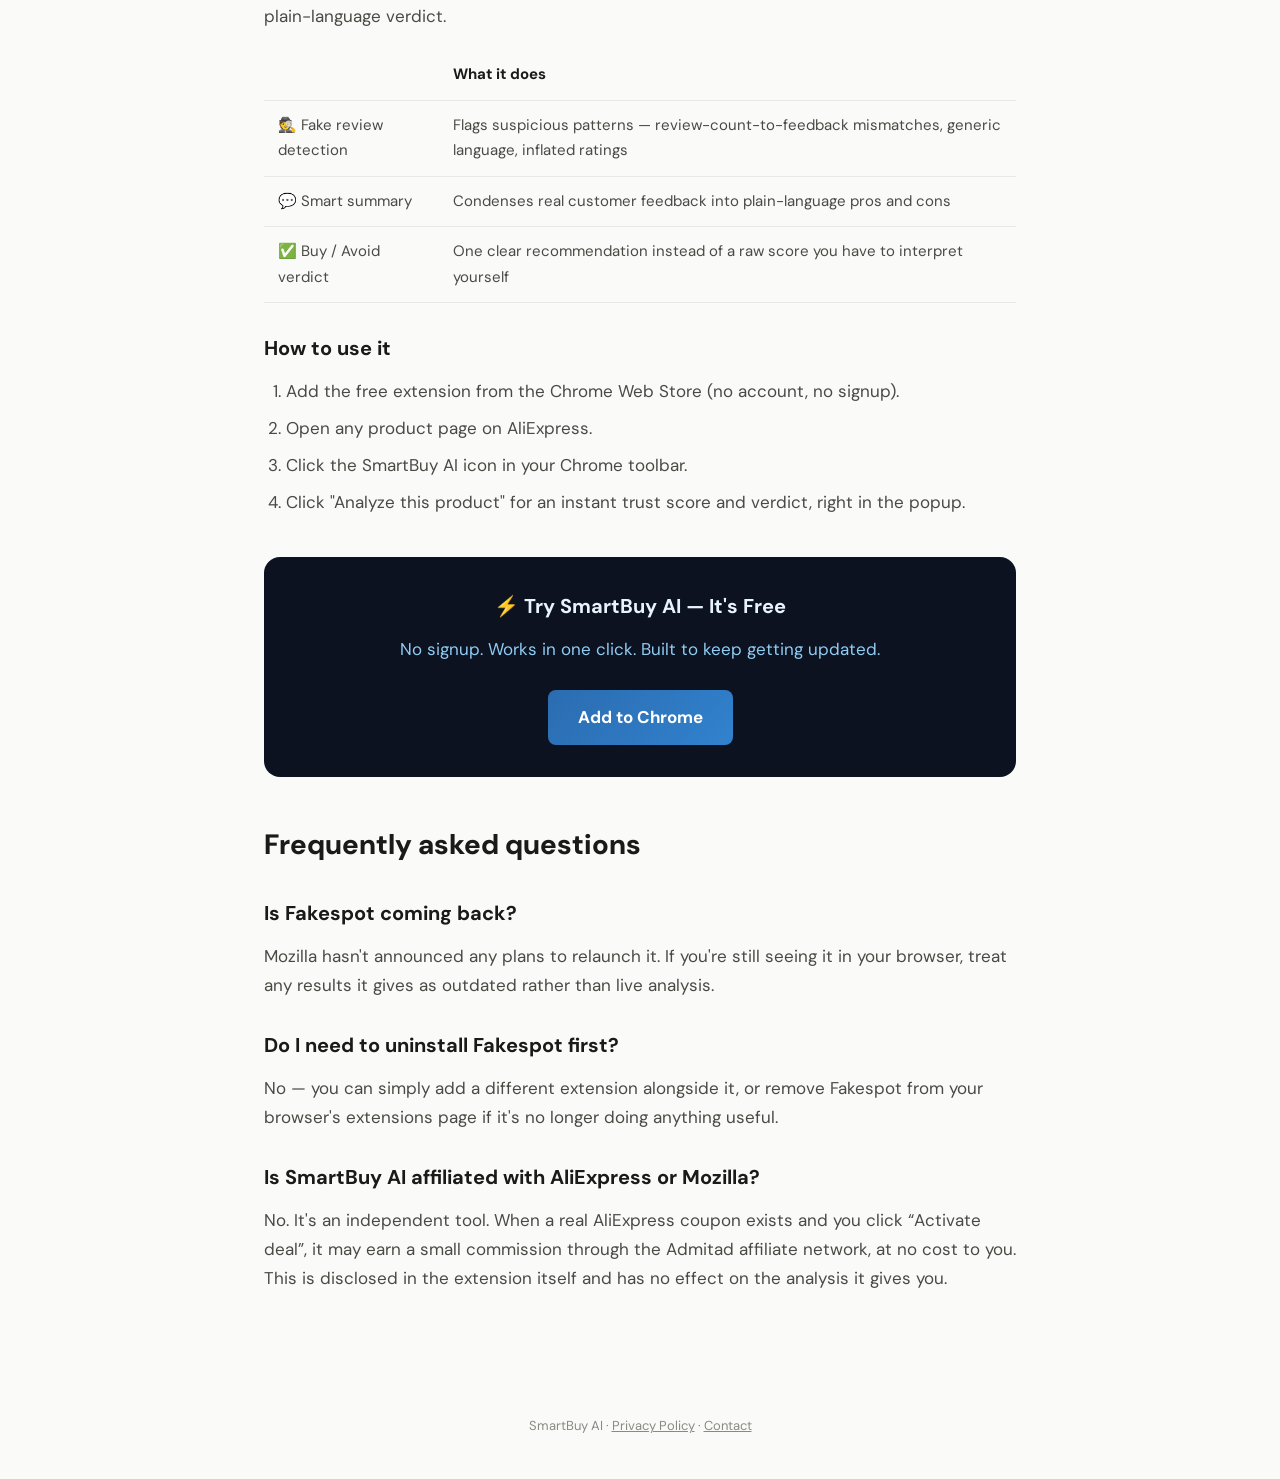
<file: blog-fakespot-shutdown.html>
<!DOCTYPE html>
<html lang="en">
<head>
<meta charset="UTF-8">
<meta name="viewport" content="width=device-width, initial-scale=1.0">
<title>Fakespot Is Gone — What to Use Instead in 2026 (Free Chrome Extension)</title>
<meta name="description" content="Mozilla shut down Fakespot in 2025. Here's what actually happened, and a free Chrome extension that checks AliExpress reviews for fakes in one click.">
<meta name="keywords" content="fakespot shut down, fakespot alternative, fakespot not working, amazon review checker 2026, is fakespot down">
<link rel="preconnect" href="https://fonts.googleapis.com">
<link href="https://fonts.googleapis.com/css2?family=DM+Sans:wght@400;500;700;800&display=swap" rel="stylesheet">
<style>
  * { margin: 0; padding: 0; box-sizing: border-box; }
  body {
    font-family: 'DM Sans', sans-serif;
    background: #FAFAF8;
    color: #4A4A45;
    line-height: 1.7;
    font-size: 17px;
  }
  .wrap { max-width: 800px; margin: 0 auto; padding: 40px 24px 80px; }
  header.site {
    display: flex;
    align-items: center;
    justify-content: space-between;
    max-width: 800px;
    margin: 0 auto;
    padding: 20px 24px;
  }
  .brand { display: flex; align-items: center; gap: 8px; font-weight: 800; color: #1A1A18; text-decoration: none; font-size: 17px; }
  .brand span.accent { color: #1D4ED8; }
  .nav-cta {
    background: #1D4ED8;
    color: #fff;
    text-decoration: none;
    font-weight: 700;
    font-size: 14px;
    padding: 10px 18px;
    border-radius: 8px;
  }
  h1 {
    font-size: 36px;
    font-weight: 800;
    color: #1A1A18;
    line-height: 1.25;
    margin-bottom: 16px;
  }
  .byline {
    color: #8a8a83;
    font-size: 14px;
    margin-bottom: 32px;
  }
  .lede {
    font-size: 19px;
    color: #1A1A18;
    margin-bottom: 28px;
  }
  h2 {
    font-size: 28px;
    font-weight: 800;
    color: #1A1A18;
    margin: 44px 0 16px;
  }
  h3 {
    font-size: 20px;
    font-weight: 700;
    color: #1A1A18;
    margin: 28px 0 12px;
  }
  p { margin-bottom: 18px; }
  ul, ol { margin: 0 0 18px 22px; }
  li { margin-bottom: 8px; }
  a { color: #1D4ED8; }
  .callout {
    background: #F0F4FF;
    border: 1px solid #d6e0ff;
    border-radius: 12px;
    padding: 18px 22px;
    margin: 24px 0;
  }
  .callout strong { color: #1A1A18; }
  table {
    width: 100%;
    border-collapse: collapse;
    margin: 20px 0 28px;
    font-size: 15px;
  }
  th, td {
    text-align: left;
    padding: 12px 14px;
    border-bottom: 1px solid #e8e8e4;
  }
  th { color: #1A1A18; font-weight: 700; }
  .cta-box {
    background: #0c1220;
    border-radius: 16px;
    padding: 32px;
    text-align: center;
    margin: 40px 0;
  }
  .cta-box h3 { color: #e8f4fd; margin-top: 0; }
  .cta-box p { color: #90cdf4; }
  .cta-btn {
    display: inline-block;
    background: linear-gradient(135deg, #2b6cb0, #3182ce);
    color: white;
    text-decoration: none;
    font-weight: 700;
    padding: 13px 30px;
    border-radius: 8px;
    margin-top: 8px;
  }
  footer {
    max-width: 800px;
    margin: 0 auto;
    padding: 24px;
    color: #8a8a83;
    font-size: 13px;
    text-align: center;
  }
  footer a { color: #8a8a83; }
</style>
</head>
<body><div style="background:#a1ffcb;color:#232323;font:600 16px/1.5 -apple-system,Segoe UI,Arial,sans-serif;padding:14px 20px;text-align:center;position:relative;z-index:200">Update, October 2026: SmartBuy AI now works on <strong>AliExpress only</strong> and no longer analyses Amazon listings. <a href="/" style="color:#232323">See the new version</a>.</div>

<header class="site">
  <a class="brand" href="/">⚡ SmartBuy <span class="accent">AI</span></a>
  <a class="nav-cta" href="https://chromewebstore.google.com/detail/fohigeokjmhloceeemnmdfaklpnoaook">Add to Chrome — Free</a>
</header>

<div class="wrap">
  <article>
    <h1>Fakespot Is Gone — Here's What to Use Instead in 2026</h1>
    <p class="byline">Updated September 2026 · 6 min read</p>

    <p class="lede">If you're searching for Fakespot and landing on a dead link or a Mozilla support page, you're not imagining it — Fakespot really did shut down. Here's what happened, and what still works today.</p>

    <h2>What actually happened to Fakespot</h2>
    <p>Fakespot was a free tool (later a Firefox-integrated feature) that analyzed Amazon listings and flagged likely-fake reviews. Mozilla acquired it in 2023 and folded it into Firefox. In 2025, Mozilla announced it was winding down several side projects to refocus its resources, and Fakespot was shut down alongside Pocket. It's no longer available as a standalone site or a maintained browser feature.</p>
    <p>If you had it installed, it may still show up in your browser, but it's no longer receiving updates or analyzing anything reliably — which is why so many people are searching for what to use in its place.</p>

    <div class="callout">
      <strong>Quick answer:</strong> if you just want the one-click "is this review real" check Fakespot used to do, <a href="#smartbuy">SmartBuy AI</a> is a free Chrome extension built to do exactly that — it works on any AliExpress product page from your toolbar, no signup, no copy-pasting a URL into another site.
    </div>

    <h2>What to actually look for when a review checker is gone</h2>
    <p>Whatever tool you pick next, it should cover the basics Fakespot got right:</p>
    <ul>
      <li><strong>Works directly on the product page</strong> — not a separate site where you have to copy the product URL over.</li>
      <li><strong>No account required</strong> — a review checker that wants your email before it'll check a $15 phone case isn't worth the friction.</li>
      <li><strong>Explains its reasoning</strong> — a trust score with no explanation is just a number. Look for tools that point to the actual pattern (review count vs. real feedback, generic language, timing clusters).</li>
      <li><strong>Still maintained</strong> — Fakespot's problem at the end wasn't accuracy, it was that a big company simply stopped funding it. A smaller, actively updated tool can be more reliable long-term than a bigger name that's been abandoned.</li>
    </ul>

    <h2 id="smartbuy">A free alternative that's still actively maintained</h2>
    <p>SmartBuy AI is a small, independently-run Chrome extension that does the same core job: it reads the reviews on the AliExpress product page you're already looking at, and gives you a plain-language verdict.</p>

    <table>
      <tr><th></th><th>What it does</th></tr>
      <tr><td>🕵️ Fake review detection</td><td>Flags suspicious patterns — review-count-to-feedback mismatches, generic language, inflated ratings</td></tr>
      <tr><td>💬 Smart summary</td><td>Condenses real customer feedback into plain-language pros and cons</td></tr>
      <tr><td>✅ Buy / Avoid verdict</td><td>One clear recommendation instead of a raw score you have to interpret yourself</td></tr>
    </table>

    <h3>How to use it</h3>
    <ol>
      <li>Add the free extension from the Chrome Web Store (no account, no signup).</li>
      <li>Open any product page on AliExpress.</li>
      <li>Click the SmartBuy AI icon in your Chrome toolbar.</li>
      <li>Click "Analyze this product" for an instant trust score and verdict, right in the popup.</li>
    </ol>

    <div class="cta-box">
      <h3>⚡ Try SmartBuy AI — It's Free</h3>
      <p>No signup. Works in one click. Built to keep getting updated.</p>
      <a class="cta-btn" href="https://chromewebstore.google.com/detail/fohigeokjmhloceeemnmdfaklpnoaook">Add to Chrome</a>
    </div>

    <h2>Frequently asked questions</h2>

    <h3>Is Fakespot coming back?</h3>
    <p>Mozilla hasn't announced any plans to relaunch it. If you're still seeing it in your browser, treat any results it gives as outdated rather than live analysis.</p>

    <h3>Do I need to uninstall Fakespot first?</h3>
    <p>No — you can simply add a different extension alongside it, or remove Fakespot from your browser's extensions page if it's no longer doing anything useful.</p>

    <h3>Is SmartBuy AI affiliated with AliExpress or Mozilla?</h3>
    <p>No. It's an independent tool. When a real AliExpress coupon exists and you click “Activate deal”, it may earn a small commission through the Admitad affiliate network, at no cost to you. This is disclosed in the extension itself and has no effect on the analysis it gives you.</p>

  </article>
</div>

<footer>
  <p>SmartBuy AI · <a href="/privacy.html">Privacy Policy</a> · <a href="mailto:hello@smartbuyai.app">Contact</a></p>
</footer>

</body>
</html>
</file>
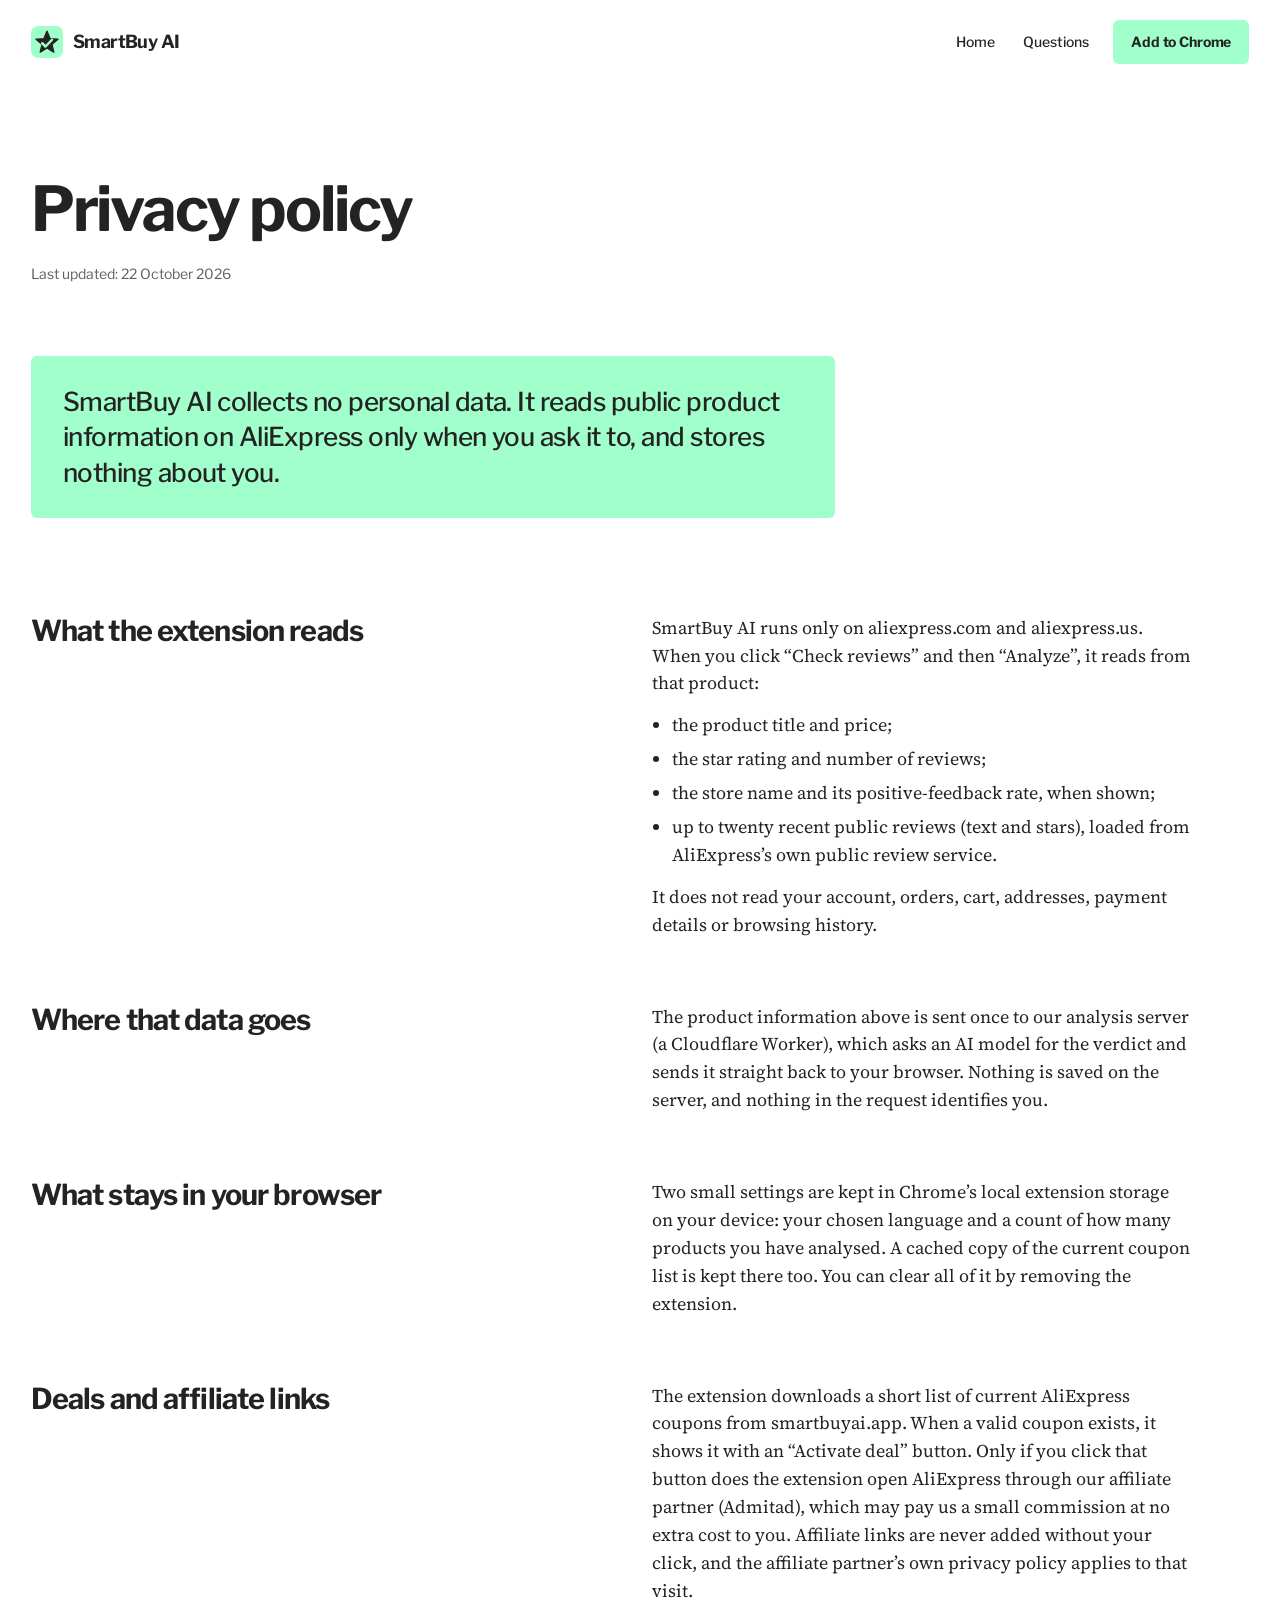
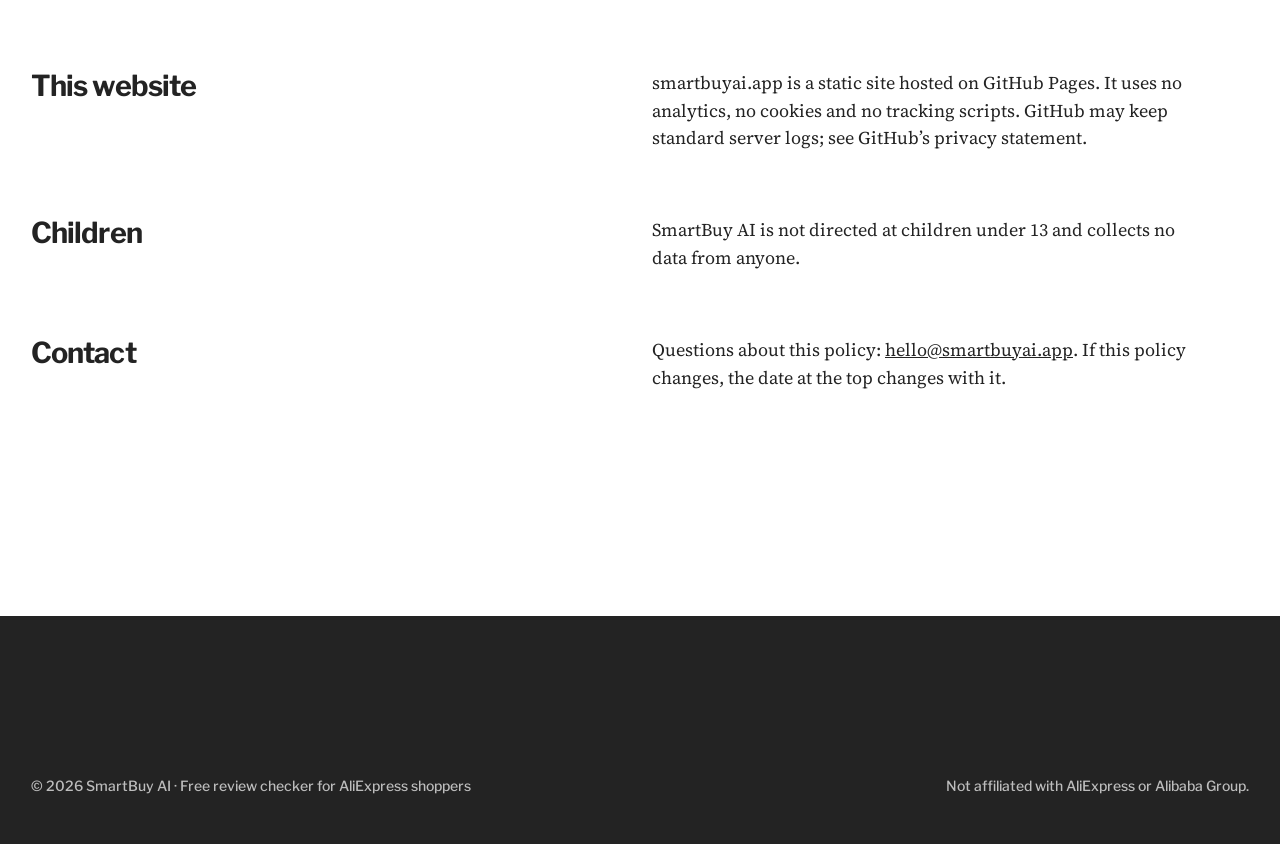
<file: privacy.html>
<!DOCTYPE html>
<html lang="en">
<head>
<meta charset="UTF-8">
<meta name="viewport" content="width=device-width, initial-scale=1">
<title>Privacy Policy – SmartBuy AI</title>
<meta name="description" content="SmartBuy AI collects no personal data. Here is exactly what the extension reads on AliExpress, where it goes and how affiliate deals work.">
<link rel="canonical" href="https://smartbuyai.app/privacy.html">
<link rel="icon" type="image/svg+xml" href="assets/icon.svg">
<link rel="icon" type="image/png" sizes="32x32" href="favicon-32x32.png">
<link rel="apple-touch-icon" href="apple-touch-icon.png">
<link rel="preconnect" href="https://fonts.googleapis.com">
<link rel="preconnect" href="https://fonts.gstatic.com" crossorigin>
<link href="https://fonts.googleapis.com/css2?family=Libre+Franklin:wght@500;700&family=Source+Serif+4:ital,wght@0,400;0,600;1,400&display=swap" rel="stylesheet">
<link rel="stylesheet" href="assets/site.css">
<style>
  .legal { padding: 96px var(--margin) 160px; display: grid; grid-template-columns: repeat(12, 1fr); gap: 0 24px; }
  .legal h1 { grid-column: 1 / -1; font-size: var(--step-head); margin-bottom: 24px; }
  .legal .updated { grid-column: 1 / -1; color: var(--muted); font-size: 14px; font-family: var(--display); margin-bottom: 72px; }
  .legal .short { grid-column: 1 / 9; font: 500 var(--step-lead)/1.35 var(--display); letter-spacing: -0.02em; background: var(--accent); padding: 28px 32px; border-radius: var(--radius); margin-bottom: 96px; }
  .legal section { grid-column: 1 / -1; display: grid; grid-template-columns: repeat(12, 1fr); gap: 0 24px; padding-bottom: 64px; }
  .legal h2 { grid-column: 1 / 6; font-size: clamp(24px, 1rem + 1vw, 32px); line-height: 1.15; letter-spacing: -0.03em; }
  .legal .body { grid-column: 7 / -1; max-width: 60ch; display: grid; gap: 14px; }
  .legal ul { margin: 0; padding-left: 20px; display: grid; gap: 6px; }
  @media (max-width: 720px) {
    .legal { display: block; padding-top: 48px; }
    .legal .short { margin-bottom: 64px; padding: 22px; }
    .legal section { display: block; }
    .legal h2 { margin-bottom: 12px; }
  }
</style>
</head>
<body>
<header class="bar">
  <a class="wordmark" href="/" aria-label="SmartBuy AI home"><img src="assets/logo-mark.svg" alt="" width="32" height="32"><span>SmartBuy AI</span></a>
  <nav class="bar-links" aria-label="Main"><a href="/">Home</a><a href="/#questions">Questions</a></nav>
  <a class="btn btn-small" href="https://chromewebstore.google.com/detail/fohigeokjmhloceeemnmdfaklpnoaook">Add to Chrome</a>
</header>
<main class="legal">
  <h1>Privacy policy</h1>
  <p class="updated">Last updated: 22 October 2026</p>
  <p class="short">SmartBuy AI collects no personal data. It reads public product information on AliExpress only when you ask it to, and stores nothing about you.</p>

  <section>
    <h2>What the extension reads</h2>
    <div class="body">
      <p>SmartBuy AI runs only on aliexpress.com and aliexpress.us. When you click “Check reviews” and then “Analyze”, it reads from that product:</p>
      <ul>
        <li>the product title and price;</li>
        <li>the star rating and number of reviews;</li>
        <li>the store name and its positive-feedback rate, when shown;</li>
        <li>up to twenty recent public reviews (text and stars), loaded from AliExpress’s own public review service.</li>
      </ul>
      <p>It does not read your account, orders, cart, addresses, payment details or browsing history.</p>
    </div>
  </section>

  <section>
    <h2>Where that data goes</h2>
    <div class="body">
      <p>The product information above is sent once to our analysis server (a Cloudflare Worker), which asks an AI model for the verdict and sends it straight back to your browser. Nothing is saved on the server, and nothing in the request identifies you.</p>
    </div>
  </section>

  <section>
    <h2>What stays in your browser</h2>
    <div class="body">
      <p>Two small settings are kept in Chrome’s local extension storage on your device: your chosen language and a count of how many products you have analysed. A cached copy of the current coupon list is kept there too. You can clear all of it by removing the extension.</p>
    </div>
  </section>

  <section>
    <h2>Deals and affiliate links</h2>
    <div class="body">
      <p>The extension downloads a short list of current AliExpress coupons from smartbuyai.app. When a valid coupon exists, it shows it with an “Activate deal” button. Only if you click that button does the extension open AliExpress through our affiliate partner (Admitad), which may pay us a small commission at no extra cost to you. Affiliate links are never added without your click, and the affiliate partner’s own privacy policy applies to that visit.</p>
    </div>
  </section>

  <section>
    <h2>This website</h2>
    <div class="body">
      <p>smartbuyai.app is a static site hosted on GitHub Pages. It uses no analytics, no cookies and no tracking scripts. GitHub may keep standard server logs; see GitHub’s privacy statement.</p>
    </div>
  </section>

  <section>
    <h2>Children</h2>
    <div class="body"><p>SmartBuy AI is not directed at children under 13 and collects no data from anyone.</p></div>
  </section>

  <section>
    <h2>Contact</h2>
    <div class="body"><p>Questions about this policy: <a href="mailto:hello@smartbuyai.app">hello@smartbuyai.app</a>. If this policy changes, the date at the top changes with it.</p></div>
  </section>
</main>
<footer class="foot">
  <div class="foot-legal" style="margin-top:0">
    <span>© 2026 SmartBuy AI · Free review checker for AliExpress shoppers</span>
    <span>Not affiliated with AliExpress or Alibaba Group.</span>
  </div>
</footer>
</body>
</html>
</file>
<file: assets/site.css>
/* SmartBuy AI · site styles
   Direction: "The sentence is the layout" · type Libre Franklin / Source Serif 4 · palette greys and mint */

:root {
  --bg: #ffffff;
  --surface: #f3f3f3;
  --surface-2: #e9e9e9;
  --ink: #232323;
  --muted: #5f5f5f;
  --accent: #a1ffcb;
  --accent-ink: #232323;
  --warn: #ffd9c7;
  --mid: #fff0b8;

  --display: 'Libre Franklin', 'Helvetica Neue', Arial, sans-serif;
  --text: 'Source Serif 4', Georgia, 'Times New Roman', serif;

  --step-small: clamp(0.8125rem, 0.79rem + 0.1vw, 0.875rem);
  --step-body: 1.125rem;
  --step-lead: clamp(1.25rem, 1.1rem + 0.7vw, 1.625rem);
  --step-head: clamp(2rem, 1.3rem + 3.2vw, 4rem);
  --step-display: clamp(3rem, 1.2rem + 7.4vw, 8.25rem);

  --margin: clamp(16px, 2.4vw, 32px);
  --gap-section: clamp(120px, 14vw, 200px);
  --radius: 6px;
  --ease-out: cubic-bezier(.16, 1, .3, 1);
}

*, *::before, *::after { box-sizing: border-box; }
html { -webkit-text-size-adjust: 100%; scroll-behavior: smooth; }
body {
  margin: 0;
  background: var(--bg);
  color: var(--ink);
  font-family: var(--text);
  font-size: var(--step-body);
  line-height: 1.55;
  -webkit-font-smoothing: antialiased;
}
img { display: block; max-width: 100%; }
a { color: inherit; }
p { margin: 0; }
h1, h2, h3 { margin: 0; font-family: var(--display); font-weight: 700; letter-spacing: -0.035em; line-height: 0.95; }
:focus-visible { outline: 3px solid var(--ink); outline-offset: 3px; }
::selection { background: var(--accent); color: var(--ink); }
.vh { position: absolute !important; width: 1px; height: 1px; overflow: hidden; clip: rect(0 0 0 0); white-space: nowrap; }

/* ---------- buttons ---------- */
.btn {
  display: inline-flex; align-items: center; justify-content: center;
  min-height: 56px; padding: 0 28px;
  background: var(--accent); color: var(--accent-ink);
  font: 700 var(--step-body)/1 var(--display); letter-spacing: -0.01em;
  text-decoration: none; border-radius: var(--radius);
  transition: transform 180ms var(--ease-out), background-color 180ms ease;
}
.btn:hover { background: #8ef5bb; }
.btn:active { transform: translateY(1px) scale(0.985); }
.btn-small { min-height: 44px; padding: 0 18px; font-size: 14px; }

/* ---------- top bar ---------- */
.bar {
  position: relative; z-index: 5;
  display: flex; align-items: center; justify-content: space-between; gap: 24px;
  padding: 20px var(--margin);
}
.wordmark { display: inline-flex; align-items: center; gap: 10px; text-decoration: none; font: 700 18px/1 var(--display); letter-spacing: -0.03em; }
.bar-links { display: flex; gap: 28px; margin-left: auto; }
.bar-links a { font: 500 14px/1 var(--display); text-decoration: underline; text-decoration-color: transparent; text-decoration-thickness: 2px; text-underline-offset: 6px; padding: 8px 0; transition: text-decoration-color 200ms ease; }
.bar-links a:hover { text-decoration-color: var(--ink); }

/* ---------- hero: sentence split by a reel ---------- */
.hero { position: relative; height: 210vh; }
.hero-stage {
  position: sticky; top: 0; height: 100svh; min-height: 640px;
  display: grid; grid-template-columns: 1fr minmax(320px, 34vw) 1fr; grid-template-rows: 1fr;
  padding: 0 var(--margin); column-gap: 24px; overflow: hidden;
}
.hero-title {
  grid-column: 1 / -1; grid-row: 1; align-self: center;
  display: flex; justify-content: space-between; align-items: baseline;
  font-size: clamp(2.75rem, 1rem + 4vw, 5rem); line-height: 0.95; letter-spacing: -0.045em;
  position: relative; z-index: 2;
}
.half { display: block; }
.reel { grid-column: 2; grid-row: 1; position: relative; overflow: hidden; z-index: 1; }
.reel-track { display: flex; flex-direction: column; gap: 24px; will-change: transform; padding-top: 20svh; }
.reel-frame { margin: 0; height: 60svh; overflow: hidden; border-radius: var(--radius); background: var(--surface); }
.reel-frame img { width: 100%; height: 100%; object-fit: cover; object-position: top; }
.hero-lede { position: absolute; left: var(--margin); bottom: 120px; width: min(30vw, 400px); font-size: var(--step-body); line-height: 1.5; z-index: 2; }
.hero-btn { position: absolute; left: var(--margin); bottom: 40px; z-index: 2; }

/* ---------- showcase ---------- */
.showcase { padding: var(--gap-section) var(--margin) 0; min-height: 88svh; }
.showcase-lede { max-width: 560px; font-size: var(--step-lead); line-height: 1.4; margin-bottom: 32px; }
.typeline { position: relative; }
.typeline-input {
  width: 100%; border: 0; padding: 0; background: transparent; color: var(--ink);
  font: 700 clamp(48px, 8vw, 132px)/1.05 var(--display); letter-spacing: -0.045em;
  caret-color: var(--ink); caret-shape: block;
  border-radius: 0;
}
.typeline-input:focus { outline: none; }
.typeline::after { content: ''; display: block; height: 6px; background: var(--surface); transition: background-color 200ms ease; }
.typeline:focus-within::after { background: var(--accent); }
.answer { margin-top: 48px; min-height: 260px; }
.answer-row { display: grid; grid-template-columns: minmax(220px, 300px) minmax(0, 620px); gap: 32px; align-items: start; }
.answer-row:not(:has(.answer-shot)) { display: block; max-width: 620px; background: var(--surface); border-radius: var(--radius); padding: 22px 24px; }
.answer-shot { margin: 0; height: 260px; overflow: hidden; border-radius: var(--radius); background: var(--surface); }
.answer-shot img { width: 100%; height: 100%; object-fit: cover; object-position: top; }
.answer-copy { padding-top: 8px; }
.answer-title { font: 700 var(--step-lead)/1.2 var(--display); letter-spacing: -0.02em; margin-bottom: 14px; }
.answer-line { display: flex; flex-wrap: wrap; gap: 8px 24px; font: 500 18px/1.4 var(--display); margin-bottom: 14px; }
.answer-line strong { font-weight: 700; }
.tone-warn .answer-line span:nth-child(2) strong { background: var(--warn); padding: 0 4px; }
.tone-mid .answer-line span:nth-child(2) strong { background: var(--mid); padding: 0 4px; }
.tone-good .answer-line span:nth-child(2) strong { background: var(--accent); padding: 0 4px; }
.answer-verdict { font-size: var(--step-body); }
.examples { display: flex; flex-wrap: wrap; gap: 8px 24px; margin-top: 40px; }
.examples button {
  border: 0; background: none; padding: 6px 0; cursor: pointer; color: var(--ink);
  font: 400 18px/1.3 var(--text); text-decoration: underline; text-underline-offset: 4px; text-decoration-thickness: 1px;
  transition: text-decoration-color 180ms ease, transform 180ms var(--ease-out);
}
.examples button:hover { text-decoration-thickness: 3px; }
.examples button:active { transform: translateY(1px); }

/* ---------- how it works ---------- */
.how { margin-top: var(--gap-section); }
.how-fields { display: grid; grid-template-columns: 1fr 1fr; min-height: 76svh; }
.how-left { background: var(--accent); padding: clamp(32px, 5vw, 72px) var(--margin); display: flex; flex-direction: column; justify-content: space-between; gap: 32px; }
.how-clause { font-size: var(--step-head); max-width: 12ch; }
.how-note { font-size: var(--step-lead); line-height: 1.4; max-width: 30ch; }
.how-right { background: var(--surface); display: flex; align-items: center; justify-content: center; padding: 48px var(--margin); }
.stage-ui { width: min(100%, 440px); }
.is-swapping { opacity: 0; transform: translateY(8px); }
.how-clause, .how-note, .stage-ui { transition: opacity 200ms ease, transform 300ms var(--ease-out); }

.mock-page { background: var(--bg); border-radius: var(--radius); padding: 24px; font-family: var(--display); position: relative; min-height: 220px; }
.mock-title { font: 700 var(--step-lead)/1.2 var(--display); letter-spacing: -0.02em; margin-bottom: 10px; }
.mock-stars { font: 500 14px/1.4 var(--display); margin-bottom: 10px; }
.mock-note { font: 400 14px/1.4 var(--text); color: var(--muted); }
.mock-launch { position: absolute; right: 16px; bottom: 16px; width: 160px; height: auto; }
.stage-shot { margin: 0; height: 440px; overflow: hidden; border-radius: var(--radius); }
.stage-shot img { width: 100%; height: 100%; object-fit: cover; object-position: top; }
.mock-launch.is-pressed { animation: press 1.6s var(--ease-out) infinite; }
@keyframes press { 0%, 60%, 100% { transform: scale(1); } 70% { transform: scale(0.94); } }
.mock-reviews { list-style: none; margin: 0; padding: 0; display: grid; gap: 10px; }
.mock-reviews li { background: var(--bg); border-radius: var(--radius); padding: 14px 16px; font: 400 18px/1.4 var(--text); }
.mock-reviews span { display: block; font: 700 14px/1 var(--display); letter-spacing: 0.02em; margin-bottom: 6px; }

.how-slider { padding: 28px var(--margin) 0; }
.how-slider { position: relative; }
.how-slider .fill { position: absolute; left: var(--margin); top: 28px; height: 8px; width: calc((100% - 2 * var(--margin)) * var(--p, 0)); background: var(--ink); pointer-events: none; transition: width 300ms var(--ease-out); }
.how-slider input[type=range] {
  -webkit-appearance: none; appearance: none; width: 100%; height: 8px; border-radius: 0;
  background: var(--surface-2);
  accent-color: var(--ink);
  cursor: pointer;
}
.how-slider input[type=range]::-webkit-slider-thumb { -webkit-appearance: none; width: 32px; height: 32px; background: var(--ink); border: 0; border-radius: 0; transition: transform 180ms var(--ease-out); }
.how-slider input[type=range]::-webkit-slider-thumb:hover { transform: scale(1.1); }
.how-slider input[type=range]::-moz-range-thumb { width: 32px; height: 32px; background: var(--ink); border: 0; border-radius: 0; }
.stage-names { list-style: none; margin: 16px 0 0; padding: 0; display: grid; grid-template-columns: repeat(4, 1fr); }
.stage-names li { font: 500 18px/1.2 var(--display); color: var(--muted); cursor: pointer; transition: color 180ms ease; }
.stage-names li:nth-child(2) { text-align: center; transform: translateX(-16%); }
.stage-names li:nth-child(3) { text-align: center; transform: translateX(16%); }
.stage-names li:last-child { text-align: right; }
.stage-names li.is-on, .stage-names li:hover { color: var(--ink); }

/* ---------- what it reads ---------- */
.reads { padding: var(--gap-section) var(--margin) 0; display: grid; grid-template-columns: repeat(12, 1fr); gap: 0 24px; }
.reads-title { grid-column: 1 / -1; font-size: var(--step-head); margin-bottom: 48px; }
.reads-text { grid-column: 1 / 9; font: 500 clamp(22px, 1.2rem + 0.9vw, 34px)/1.3 var(--display); letter-spacing: -0.02em; }
.slot { display: inline-flex; vertical-align: -0.12em; height: 1em; }
.slot > span { display: inline-flex; align-items: center; height: 100%; padding: 0 0.4em; border-radius: 0.18em; font: 700 max(14px, 0.5em)/1 var(--display); letter-spacing: 0; white-space: nowrap; }
.chip-review { background: var(--surface); }
.chip-ring { background: var(--warn); min-width: 1.9em; justify-content: center; }
.chip-store { background: var(--surface); }
.chip-code { background: var(--accent); }
.reads-aside { grid-column: 9 / -1; align-self: end; display: grid; gap: 24px; }
.reads-aside p { font-size: var(--step-body); }
.link-arrow { font: 700 18px/1 var(--display); text-decoration: none; display: inline-flex; gap: 8px; }
.link-arrow::after { content: '→'; transition: transform 250ms var(--ease-out); }
.link-arrow:hover::after { transform: translateX(6px); }

/* ---------- questions ---------- */
.faq { padding: var(--gap-section) var(--margin) 0; }
.faq-row { display: grid; grid-template-columns: repeat(12, 1fr); gap: 0 24px; padding-bottom: 80px; }
.faq-q { grid-column: 1 / 7; font-size: clamp(26px, 2.6vw, 40px); font-weight: 700; line-height: 1.1; letter-spacing: -0.03em; }
.faq-head { color: var(--muted); }
.faq-a { grid-column: 8 / -1; max-width: 40ch; font-size: var(--step-body); line-height: 1.55; padding-top: 4px; }
.faq-a a { text-underline-offset: 3px; }

/* ---------- close ---------- */
.close {
  margin-top: calc(var(--gap-section) - 80px);
  background: var(--ink); color: var(--bg);
  min-height: 72svh; padding: clamp(64px, 9vw, 140px) var(--margin) 40px;
  display: flex; flex-direction: column; justify-content: space-between; gap: 64px;
}
.close-title { font-size: clamp(3.25rem, 1rem + 7.4vw, 8.25rem); line-height: 0.9; letter-spacing: -0.045em; }
.close-foot { display: flex; align-items: flex-end; justify-content: space-between; gap: 32px; }
.close-foot p { max-width: 34ch; font-size: var(--step-lead); line-height: 1.4; }

/* ---------- footer ---------- */
.foot { background: var(--ink); color: var(--bg); padding: 160px var(--margin) 48px; overflow: hidden; }
.foot-top { display: grid; grid-template-columns: repeat(12, 1fr); gap: 24px; }
.foot-invite { grid-column: 1 / 8; font-size: var(--step-head); }
.foot-links { grid-column: 10 / -1; list-style: none; margin: 0; padding: 0; display: grid; gap: 12px; align-content: start; }
.foot-links a { font: 500 18px/1.3 var(--display); text-decoration: underline; text-decoration-color: transparent; text-decoration-thickness: 2px; text-underline-offset: 5px; transition: text-decoration-color 200ms ease; }
.foot-links a:hover { text-decoration-color: var(--accent); }
.foot-legal { display: flex; justify-content: space-between; gap: 16px; flex-wrap: wrap; margin-top: 120px; font: 500 14px/1.4 var(--display); color: #bdbdbd; }
.foot-name { font: 700 clamp(6rem, 1rem + 25vw, 26rem)/0.8 var(--display); letter-spacing: -0.06em; white-space: nowrap; color: var(--accent); transform: translateY(26%); margin-top: 8px; }

/* ---------- entrances ---------- */
.js [data-rise] { opacity: 0; transform: translateY(24px); transition: opacity 700ms var(--ease-out), transform 900ms var(--ease-out); }
.js [data-rise].is-in { opacity: 1; transform: none; }
.reel-frame:first-child { animation: frame-in 1.1s var(--ease-out) both; }
.reel-frame:first-child img { animation: settle 1.4s var(--ease-out) both; }
@keyframes settle { from { transform: scale(1.12); } to { transform: none; } }
@keyframes frame-in { from { clip-path: inset(100% 0 0 0); } to { clip-path: inset(0 0 0 0); } }
.half { animation: line-up 900ms var(--ease-out) both; }
.half-b { animation-delay: 120ms; }
@keyframes line-up { from { opacity: 0; transform: translateY(28px); } to { opacity: 1; transform: none; } }

@media (prefers-reduced-motion: reduce) {
  *, *::before, *::after { animation: none !important; transition: none !important; }
  .js [data-rise] { opacity: 1; transform: none; }
  .hero { height: auto; }
  .hero-stage { position: relative; }
}

/* ---------- tablet ---------- */
@media (max-width: 1024px) {
  .reads-text { grid-column: 1 / -1; }
  .reads-aside { grid-column: 1 / -1; margin-top: 48px; max-width: 560px; }
}

/* ---------- tablet + phone hero: stacked, not pinned ---------- */
@media (max-width: 1024px) {
  .hero { height: auto; }
  .hero-stage { position: relative; height: auto; min-height: 0; display: block; padding: 32px var(--margin) 48px; }
  .hero-title { display: block; font-size: clamp(3rem, 10vw, 6rem); }
  .half-b { text-align: right; margin-top: 4px; }
  .reel { margin: 32px auto; max-width: 520px; }
  .reel-track { padding-top: 0; transform: none !important; }
  .reel-frame { height: 440px; }
  .reel-frame:nth-child(n+2) { display: none; }
  .hero-lede { position: static; width: auto; max-width: 560px; margin-bottom: 24px; }
  .hero-btn { position: static; }
}

/* ---------- phone ---------- */
@media (max-width: 720px) {
  .bar-links { display: none; }
  .hero-title { font-size: 13vw; }
  .reel-frame { height: 380px; }
  .hero-btn { width: 100%; }
  .showcase { min-height: 0; }
  .typeline-input { font-size: 11vw; }
  .answer-row { grid-template-columns: 1fr; gap: 20px; }
  .answer-shot { height: 220px; }
  .stage-shot { height: 360px; }
  .examples { gap: 8px; }
  .examples button { background: var(--surface); text-decoration: none; padding: 0 14px; min-height: 44px; border-radius: var(--radius); font-size: 16px; }
  .how-fields { grid-template-columns: 1fr; }
  .how-right { order: -1; min-height: 46svh; padding: 32px var(--margin); }
  .how-left { gap: 20px; }
  .how-clause { font-size: 9vw; max-width: none; }
  .stage-names li:nth-child(2), .stage-names li:nth-child(3) { transform: none; }
  .stage-names { font-size: 15px; }
  .reads { display: block; }
  .reads-text { font-size: 24px; line-height: 1.32; }
  .faq-row { display: block; padding-bottom: 56px; }
  .faq-q { font-size: 24px; margin-bottom: 12px; }
  .faq-a { font-size: 17px; }
  .close { min-height: 80svh; }
  .close-title { font-size: 13vw; }
  .close-foot { flex-direction: column; align-items: stretch; }
  .close-foot .btn { width: 100%; }
  .foot { padding-top: 80px; padding-bottom: 32px; }
  .foot-top { display: block; }
  .foot-invite { font-size: 11vw; margin-bottom: 32px; }
  .foot-links { display: flex; flex-wrap: wrap; gap: 12px 20px; }
  .foot-legal { margin-top: 64px; }
  .foot-name { font-size: 34vw; }
}
</file>
